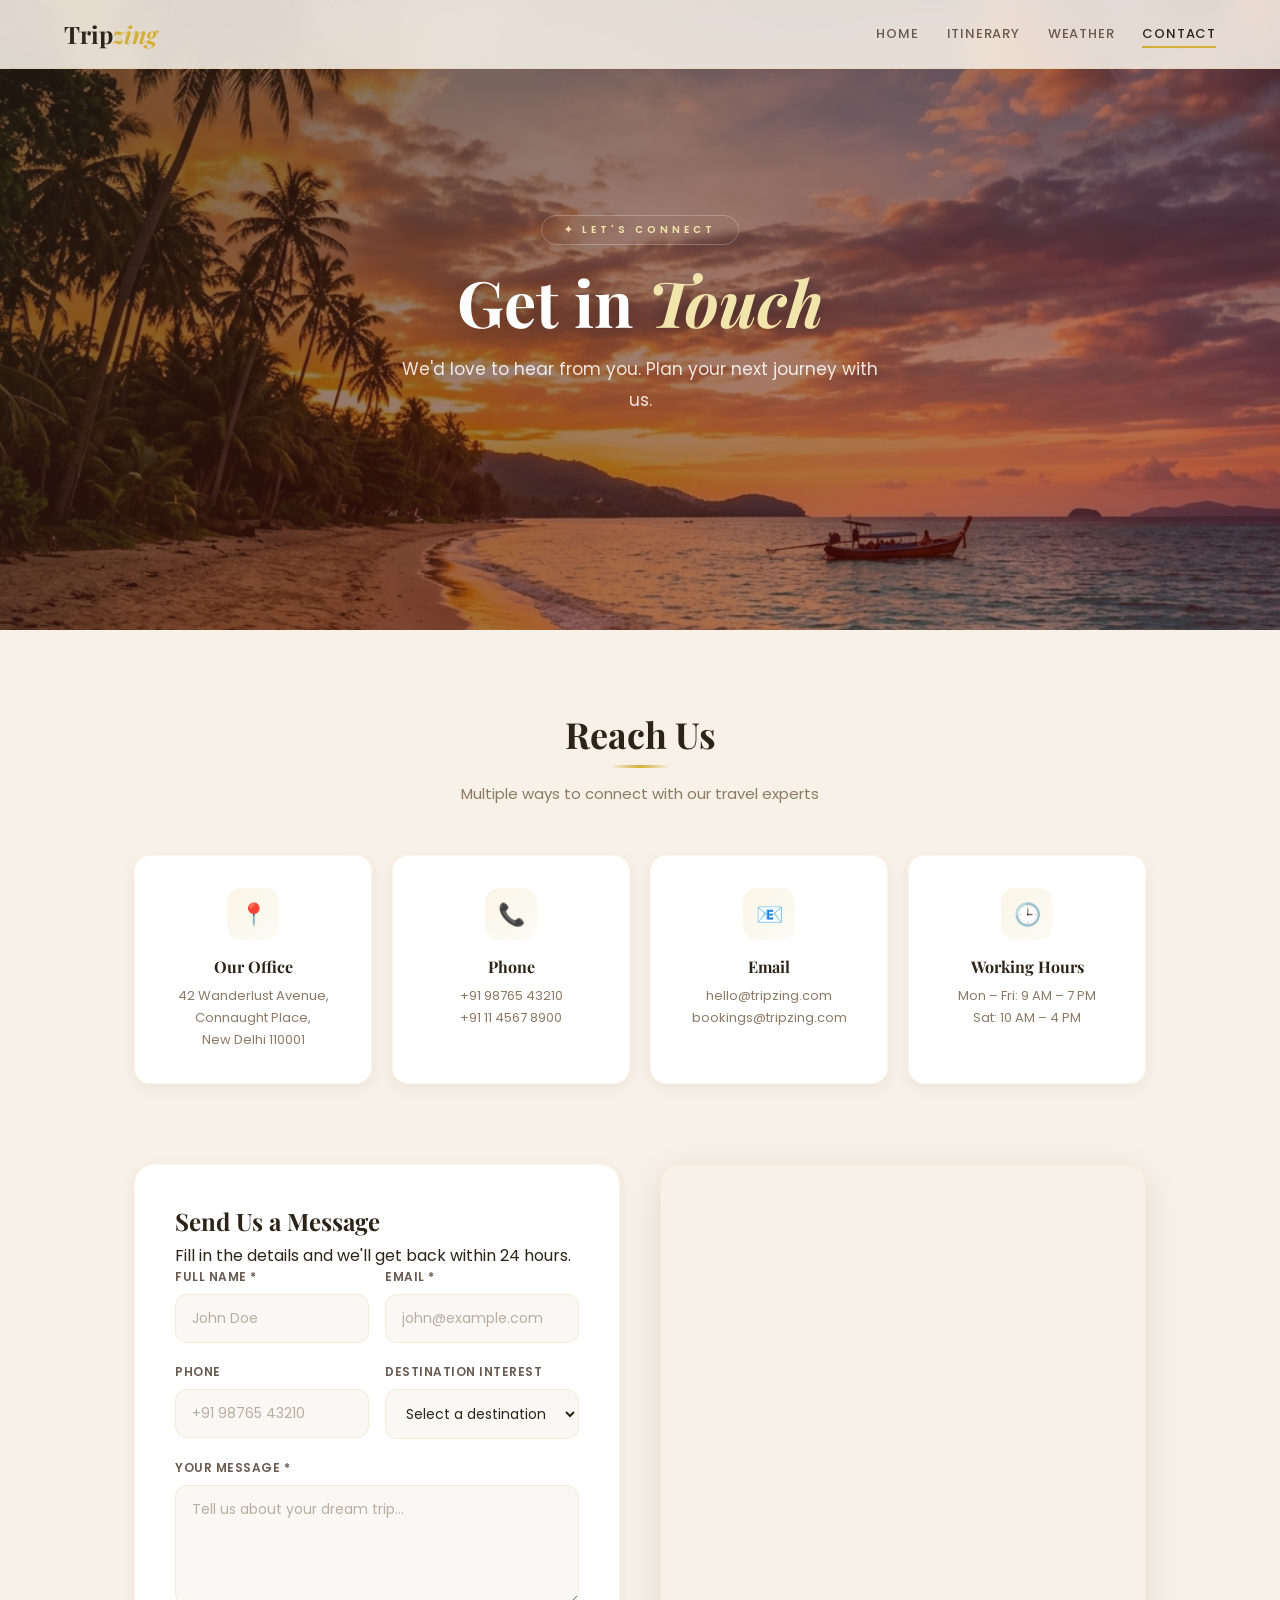
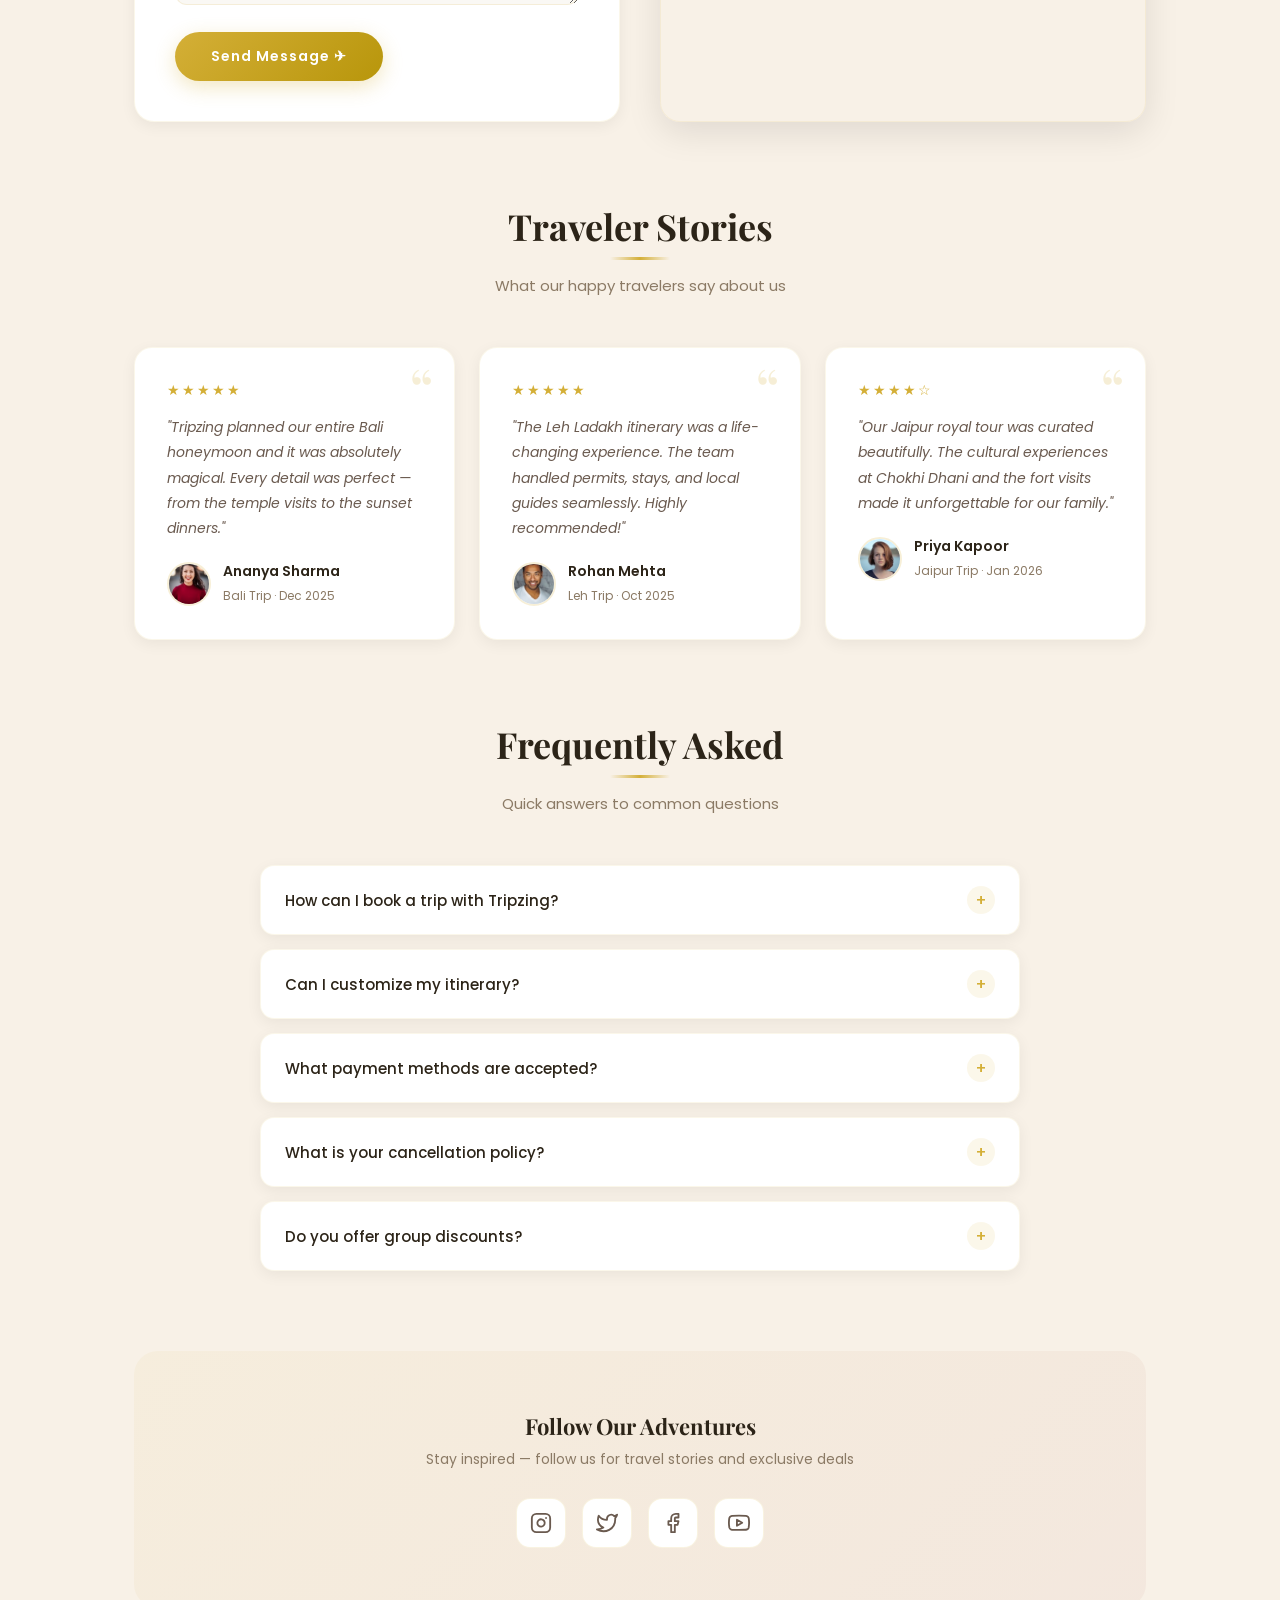
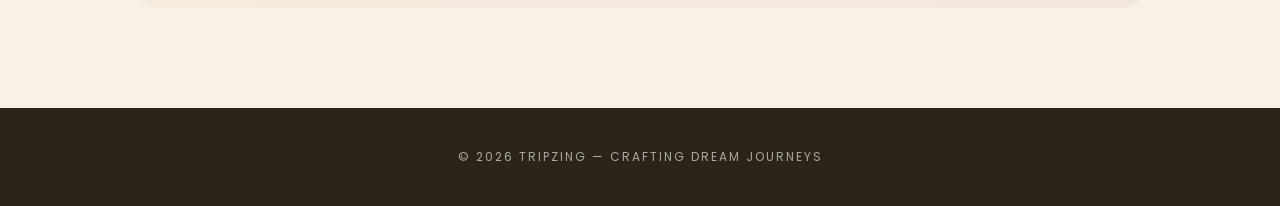
<file: contact.html>
﻿<!DOCTYPE html>
<html lang="en">

<head>
  <meta charset="UTF-8">
  <meta name="viewport" content="width=device-width, initial-scale=1.0">
  <title>Contact Us - Tripzing</title>
  <meta name="description"
    content="Get in touch with Tripzing. Plan your next dream journey with our travel experts. Contact us for bookings, inquiries and custom itineraries.">
  <link rel="preconnect" href="https://fonts.googleapis.com">
  <link rel="preconnect" href="https://fonts.gstatic.com" crossorigin>
  <link
    href="https://fonts.googleapis.com/css2?family=Poppins:wght@300;400;500;600;700&family=Playfair+Display:ital,wght@0,400;0,600;0,700;1,400&display=swap"
    rel="stylesheet">
  <style>
    :root {
      --gold: #d4af37;
      --gold-light: #f1e5ac;
      --gold-dark: #b8960b;
      --beige: #f8f1e7;
      --cream: #faf8f4;
      --maroon: #800000;
      --text-dark: #2c2418;
      --text-muted: #6a5a4f;
      --text-light: #8b7a65;
      --white: #fff;
      --shadow-sm: 0 4px 15px rgba(0, 0, 0, .06);
      --shadow-md: 0 10px 35px rgba(0, 0, 0, .1);
      --shadow-lg: 0 20px 60px rgba(0, 0, 0, .12);
      --transition: all .4s cubic-bezier(.4, 0, .2, 1)
    }

    * {
      margin: 0;
      padding: 0;
      box-sizing: border-box
    }

    html {
      scroll-behavior: smooth
    }

    body {
      font-family: 'Poppins', sans-serif;
      background: var(--beige);
      color: var(--text-dark);
      overflow-x: hidden;
      -webkit-font-smoothing: antialiased
    }

    ::-webkit-scrollbar {
      width: 6px
    }

    ::-webkit-scrollbar-track {
      background: var(--beige)
    }

    ::-webkit-scrollbar-thumb {
      background: var(--gold);
      border-radius: 10px
    }

    .page-loader {
      position: fixed;
      inset: 0;
      background: var(--beige);
      display: flex;
      align-items: center;
      justify-content: center;
      z-index: 9999;
      transition: opacity .6s, visibility .6s
    }

    .page-loader.hide {
      opacity: 0;
      visibility: hidden
    }

    .loader-spinner {
      width: 40px;
      height: 40px;
      border: 3px solid rgba(212, 175, 55, .2);
      border-top-color: var(--gold);
      border-radius: 50%;
      animation: spin 1s linear infinite
    }

    @keyframes spin {
      to {
        transform: rotate(360deg)
      }
    }

    nav {
      position: fixed;
      top: 0;
      width: 100%;
      z-index: 1000;
      display: flex;
      justify-content: space-between;
      align-items: center;
      padding: 18px 5%;
      background: rgba(248, 241, 231, .88);
      backdrop-filter: blur(12px);
      border-bottom: 1px solid rgba(212, 175, 55, .15);
      transition: var(--transition)
    }

    nav.scrolled {
      padding: 12px 5%;
      box-shadow: 0 2px 20px rgba(0, 0, 0, .06)
    }

    .logo {
      font-family: 'Playfair Display', serif;
      font-size: 24px;
      font-weight: 700;
      color: var(--text-dark)
    }

    .logo em {
      color: var(--gold);
      font-style: italic
    }

    .nav-links {
      display: flex;
      gap: 28px
    }

    .nav-links a {
      color: var(--text-muted);
      font-size: 13px;
      text-decoration: none;
      letter-spacing: .8px;
      font-weight: 500;
      text-transform: uppercase;
      transition: var(--transition);
      position: relative
    }

    .nav-links a::after {
      content: '';
      position: absolute;
      bottom: -4px;
      left: 0;
      width: 0;
      height: 2px;
      background: var(--gold);
      transition: var(--transition)
    }

    .nav-links a:hover::after,
    .nav-links a.on::after {
      width: 100%
    }

    .nav-links a:hover,
    .nav-links a.on {
      color: var(--text-dark)
    }

    .hamburger {
      display: none;
      flex-direction: column;
      gap: 5px;
      cursor: pointer;
      z-index: 1001
    }

    .hamburger span {
      width: 24px;
      height: 2px;
      background: var(--text-dark);
      transition: var(--transition)
    }

    .hero {
      position: relative;
      height: 70vh;
      min-height: 450px;
      display: flex;
      align-items: center;
      justify-content: center;
      text-align: center;
      color: var(--white);
      background: url('images/cthero.png') no-repeat center/cover;
      overflow: hidden
    }

    .hero::before {
      content: '';
      position: absolute;
      inset: 0;
      background: linear-gradient(135deg, rgba(44, 36, 24, .65), rgba(128, 0, 0, .45));
      z-index: 1
    }

    .hero-content {
      position: relative;
      z-index: 2;
      max-width: 700px;
      padding: 0 20px
    }

    .hero-label {
      display: inline-block;
      font-size: 10px;
      font-weight: 600;
      letter-spacing: 4px;
      text-transform: uppercase;
      color: var(--gold-light);
      border: 1px solid rgba(255, 255, 255, .25);
      border-radius: 50px;
      padding: 6px 22px;
      margin-bottom: 20px;
      backdrop-filter: blur(4px)
    }

    .hero h1 {
      font-family: 'Playfair Display', serif;
      font-size: clamp(36px, 7vw, 64px);
      font-weight: 700;
      line-height: 1.15;
      margin-bottom: 16px;
      text-shadow: 0 2px 20px rgba(0, 0, 0, .3)
    }

    .hero h1 i {
      color: var(--gold-light);
      font-style: italic
    }

    .hero p {
      font-size: 17px;
      color: rgba(255, 255, 255, .85);
      line-height: 1.8;
      max-width: 500px;
      margin: 0 auto
    }

    .container {
      max-width: 1140px;
      margin: 0 auto;
      padding: 80px 5%
    }

    .sec-head {
      text-align: center;
      margin-bottom: 50px
    }

    .sec-head h2 {
      font-family: 'Playfair Display', serif;
      font-size: clamp(24px, 3.5vw, 36px);
      color: var(--text-dark);
      position: relative;
      display: inline-block;
      margin-bottom: 8px
    }

    .sec-head h2::after {
      content: '';
      position: absolute;
      bottom: -10px;
      left: 50%;
      transform: translateX(-50%);
      width: 60px;
      height: 3px;
      background: linear-gradient(90deg, transparent, var(--gold), transparent)
    }

    .sec-head p {
      color: var(--text-light);
      font-size: 15px;
      margin-top: 16px
    }

    .info-grid {
      display: grid;
      grid-template-columns: repeat(4, 1fr);
      gap: 20px;
      margin-bottom: 80px
    }

    .info-card {
      background: var(--white);
      border-radius: 16px;
      padding: 32px 20px;
      text-align: center;
      border: 1px solid rgba(212, 175, 55, .1);
      box-shadow: var(--shadow-sm);
      transition: var(--transition);
      position: relative;
      overflow: hidden
    }

    .info-card::before {
      content: '';
      position: absolute;
      top: 0;
      left: 0;
      right: 0;
      height: 3px;
      background: linear-gradient(90deg, var(--gold), var(--gold-dark));
      transform: scaleX(0);
      transition: var(--transition)
    }

    .info-card:hover::before {
      transform: scaleX(1)
    }

    .info-card:hover {
      transform: translateY(-6px);
      box-shadow: var(--shadow-md);
      border-color: rgba(212, 175, 55, .25)
    }

    .info-icon {
      width: 52px;
      height: 52px;
      border-radius: 14px;
      background: linear-gradient(135deg, rgba(212, 175, 55, .12), rgba(212, 175, 55, .05));
      display: flex;
      align-items: center;
      justify-content: center;
      font-size: 22px;
      margin: 0 auto 16px
    }

    .info-card h4 {
      font-family: 'Playfair Display', serif;
      font-size: 16px;
      color: var(--text-dark);
      margin-bottom: 8px
    }

    .info-card p {
      font-size: 13px;
      color: var(--text-light);
      line-height: 1.7
    }

    .form-section {
      display: grid;
      grid-template-columns: 1fr 1fr;
      gap: 40px;
      margin-bottom: 80px;
      align-items: start
    }

    .form-card {
      background: var(--white);
      border-radius: 20px;
      padding: 40px;
      border: 1px solid rgba(212, 175, 55, .1);
      box-shadow: var(--shadow-sm)
    }

    .form-card h3 {
      font-family: 'Playfair Display', serif;
      font-size: 24px;
      color: var(--text-dark);
      margin-bottom: 6px
    }

    .form-card>p {
      color: var(--text-light);
      font-size: 14px;
      margin-bottom: 28px
    }

    .form-group {
      margin-bottom: 20px;
      position: relative
    }

    .form-group label {
      display: block;
      font-size: 12px;
      font-weight: 600;
      color: var(--text-muted);
      letter-spacing: .5px;
      text-transform: uppercase;
      margin-bottom: 8px
    }

    .form-group input,
    .form-group select,
    .form-group textarea {
      width: 100%;
      padding: 13px 16px;
      border: 1.5px solid rgba(212, 175, 55, .15);
      border-radius: 12px;
      font-family: 'Poppins', sans-serif;
      font-size: 14px;
      color: var(--text-dark);
      background: var(--cream);
      transition: var(--transition);
      outline: none
    }

    .form-group input:focus,
    .form-group select:focus,
    .form-group textarea:focus {
      border-color: var(--gold);
      box-shadow: 0 0 0 4px rgba(212, 175, 55, .1);
      background: var(--white)
    }

    .form-group textarea {
      resize: vertical;
      min-height: 120px
    }

    .form-group input::placeholder,
    .form-group textarea::placeholder {
      color: #b8ada0
    }

    .form-row {
      display: grid;
      grid-template-columns: 1fr 1fr;
      gap: 16px
    }

    .btn-submit {
      display: inline-flex;
      align-items: center;
      gap: 8px;
      padding: 14px 36px;
      background: linear-gradient(135deg, var(--gold), var(--gold-dark));
      color: var(--white);
      border: none;
      border-radius: 50px;
      font-family: 'Poppins', sans-serif;
      font-size: 14px;
      font-weight: 600;
      letter-spacing: 1px;
      cursor: pointer;
      transition: var(--transition);
      box-shadow: 0 6px 20px rgba(212, 175, 55, .3)
    }

    .btn-submit:hover {
      transform: translateY(-3px);
      box-shadow: 0 10px 30px rgba(212, 175, 55, .4);
      filter: brightness(1.05)
    }

    .btn-submit:active {
      transform: translateY(0)
    }

    .success-msg {
      display: none;
      text-align: center;
      padding: 30px;
      animation: fadeUp .5s ease
    }

    .success-msg.show {
      display: block
    }

    .success-msg .check {
      width: 60px;
      height: 60px;
      border-radius: 50%;
      background: linear-gradient(135deg, #7a9e7e, #5a8a5e);
      color: #fff;
      font-size: 28px;
      display: flex;
      align-items: center;
      justify-content: center;
      margin: 0 auto 16px
    }

    .success-msg h4 {
      font-family: 'Playfair Display', serif;
      font-size: 20px;
      color: var(--text-dark);
      margin-bottom: 8px
    }

    .success-msg p {
      color: var(--text-light);
      font-size: 14px
    }

    .map-wrapper {
      border-radius: 20px;
      overflow: hidden;
      box-shadow: var(--shadow-md);
      border: 1px solid rgba(212, 175, 55, .1);
      height: 100%
    }

    .map-wrapper iframe {
      width: 100%;
      height: 100%;
      min-height: 400px;
      border: none
    }

    .testimonial-grid {
      display: grid;
      grid-template-columns: repeat(3, 1fr);
      gap: 24px;
      margin-bottom: 80px
    }

    .testimonial {
      background: var(--white);
      border-radius: 18px;
      padding: 32px;
      border: 1px solid rgba(212, 175, 55, .1);
      box-shadow: var(--shadow-sm);
      transition: var(--transition);
      position: relative
    }

    .testimonial:hover {
      transform: translateY(-5px);
      box-shadow: var(--shadow-md)
    }

    .testimonial::before {
      content: '\201C';
      font-family: 'Playfair Display', serif;
      font-size: 60px;
      color: var(--gold);
      opacity: .2;
      position: absolute;
      top: 10px;
      right: 20px;
      line-height: 1
    }

    .stars {
      color: var(--gold);
      font-size: 14px;
      letter-spacing: 2px;
      margin-bottom: 14px
    }

    .testimonial blockquote {
      font-size: 14px;
      color: var(--text-muted);
      line-height: 1.8;
      font-style: italic;
      margin-bottom: 20px
    }

    .reviewer {
      display: flex;
      align-items: center;
      gap: 12px
    }

    .reviewer img {
      width: 44px;
      height: 44px;
      border-radius: 50%;
      object-fit: cover;
      border: 2px solid rgba(212, 175, 55, .2)
    }

    .reviewer-info h5 {
      font-size: 14px;
      color: var(--text-dark);
      font-weight: 600
    }

    .reviewer-info span {
      font-size: 12px;
      color: var(--text-light)
    }

    .faq-list {
      max-width: 760px;
      margin: 0 auto 80px
    }

    .faq-item {
      background: var(--white);
      border-radius: 14px;
      margin-bottom: 14px;
      border: 1px solid rgba(212, 175, 55, .1);
      box-shadow: var(--shadow-sm);
      overflow: hidden;
      transition: var(--transition)
    }

    .faq-item:hover {
      border-color: rgba(212, 175, 55, .25)
    }

    .faq-item.active {
      border-color: rgba(212, 175, 55, .3)
    }

    .faq-q {
      padding: 20px 24px;
      display: flex;
      justify-content: space-between;
      align-items: center;
      cursor: pointer;
      font-weight: 500;
      font-size: 15px;
      color: var(--text-dark);
      transition: var(--transition)
    }

    .faq-q:hover {
      color: var(--gold-dark)
    }

    .faq-q .icon {
      width: 28px;
      height: 28px;
      border-radius: 50%;
      background: rgba(212, 175, 55, .1);
      display: flex;
      align-items: center;
      justify-content: center;
      font-size: 16px;
      color: var(--gold);
      transition: var(--transition);
      flex-shrink: 0
    }

    .faq-item.active .faq-q .icon {
      transform: rotate(45deg);
      background: var(--gold);
      color: #fff
    }

    .faq-a {
      max-height: 0;
      overflow: hidden;
      transition: max-height .4s ease, padding .4s ease
    }

    .faq-item.active .faq-a {
      max-height: 200px;
      padding: 0 24px 20px
    }

    .faq-a p {
      font-size: 14px;
      color: var(--text-light);
      line-height: 1.8
    }

    .social-section {
      text-align: center;
      padding: 60px 20px;
      background: linear-gradient(135deg, rgba(212, 175, 55, .06), rgba(128, 0, 0, .04));
      border-radius: 24px;
      margin-bottom: 20px
    }

    .social-section h3 {
      font-family: 'Playfair Display', serif;
      font-size: 22px;
      color: var(--text-dark);
      margin-bottom: 8px
    }

    .social-section>p {
      color: var(--text-light);
      font-size: 14px;
      margin-bottom: 28px
    }

    .social-icons {
      display: flex;
      justify-content: center;
      gap: 16px
    }

    .social-icon {
      width: 50px;
      height: 50px;
      border-radius: 14px;
      background: var(--white);
      border: 1px solid rgba(212, 175, 55, .15);
      display: flex;
      align-items: center;
      justify-content: center;
      font-size: 20px;
      transition: var(--transition);
      cursor: pointer;
      text-decoration: none;
      color: var(--text-muted)
    }

    .social-icon:hover {
      transform: translateY(-4px) scale(1.05);
      box-shadow: var(--shadow-md);
      background: var(--gold);
      color: #fff;
      border-color: var(--gold)
    }

    footer {
      background: var(--text-dark);
      color: rgba(255, 255, 255, .6);
      text-align: center;
      padding: 40px 20px
    }

    footer p {
      font-size: 12px;
      letter-spacing: 2px;
      text-transform: uppercase
    }

    .reveal {
      opacity: 0;
      transform: translateY(25px);
      transition: opacity .7s ease, transform .7s ease
    }

    .reveal.visible {
      opacity: 1;
      transform: translateY(0)
    }

    @keyframes fadeUp {
      from {
        opacity: 0;
        transform: translateY(20px)
      }

      to {
        opacity: 1;
        transform: translateY(0)
      }
    }

    @media(max-width:968px) {
      .info-grid {
        grid-template-columns: repeat(2, 1fr)
      }

      .form-section {
        grid-template-columns: 1fr
      }

      .testimonial-grid {
        grid-template-columns: 1fr
      }

      .map-wrapper iframe {
        min-height: 350px
      }
    }

    @media(max-width:640px) {
      .hamburger {
        display: flex
      }

      .nav-links {
        position: fixed;
        top: 0;
        right: -100%;
        width: 70%;
        height: 100vh;
        flex-direction: column;
        background: var(--beige);
        padding: 80px 30px;
        gap: 20px;
        transition: var(--transition);
        box-shadow: var(--shadow-lg)
      }

      .nav-links.open {
        right: 0
      }

      .info-grid {
        grid-template-columns: 1fr
      }

      .form-row {
        grid-template-columns: 1fr
      }

      .hero {
        height: 55vh;
        min-height: 350px
      }

      .hero h1 {
        font-size: 32px
      }

      .container {
        padding: 50px 16px
      }

      .form-card {
        padding: 28px 20px
      }

      .testimonial-grid {
        gap: 16px
      }
    }
  </style>
</head>

<body>
  <div class="page-loader" id="pageLoader">
    <div class="loader-spinner"></div>
  </div>

  <nav id="navbar">
    <div class="logo">Trip<em>zing</em></div>
    <div class="nav-links" id="navLinks">
      <a href="index.html">Home</a>
      <a href="itinerary.html">Itinerary</a>
      <a href="weather.html">Weather</a>
      <a href="contact.html" class="on">Contact</a>
    </div>
    <div class="hamburger" id="hamburger" onclick="document.getElementById('navLinks').classList.toggle('open')">
      <span></span><span></span><span></span>
    </div>
  </nav>

  <header class="hero">
    <div class="hero-content">
      <span class="hero-label reveal">✦ Let's Connect</span>
      <h1 class="reveal">Get in <i>Touch</i></h1>
      <p class="reveal">We'd love to hear from you. Plan your next journey with us.</p>
    </div>
  </header>

  <div class="container">

    <section class="reveal">
      <div class="sec-head">
        <h2>Reach Us</h2>
        <p>Multiple ways to connect with our travel experts</p>
      </div>
      <div class="info-grid">
        <div class="info-card">
          <div class="info-icon">📍</div>
          <h4>Our Office</h4>
          <p>42 Wanderlust Avenue,<br>Connaught Place,<br>New Delhi 110001</p>
        </div>
        <div class="info-card">
          <div class="info-icon">📞</div>
          <h4>Phone</h4>
          <p>+91 98765 43210<br>+91 11 4567 8900</p>
        </div>
        <div class="info-card">
          <div class="info-icon">📧</div>
          <h4>Email</h4>
          <p>hello@tripzing.com<br>bookings@tripzing.com</p>
        </div>
        <div class="info-card">
          <div class="info-icon">🕒</div>
          <h4>Working Hours</h4>
          <p>Mon – Fri: 9 AM – 7 PM<br>Sat: 10 AM – 4 PM</p>
        </div>
      </div>
    </section>

    <section class="form-section reveal">
      <div class="form-card">
        <div id="formContent">
          <h3>Send Us a Message</h3>
          <p>Fill in the details and we'll get back within 24 hours.</p>
          <form id="contactForm" onsubmit="return handleSubmit(event)">
            <div class="form-row">
              <div class="form-group">
                <label for="name">Full Name *</label>
                <input type="text" id="name" placeholder="John Doe" required>
              </div>
              <div class="form-group">
                <label for="email">Email *</label>
                <input type="email" id="email" placeholder="john@example.com" required>
              </div>
            </div>
            <div class="form-row">
              <div class="form-group">
                <label for="phone">Phone</label>
                <input type="tel" id="phone" placeholder="+91 98765 43210">
              </div>
              <div class="form-group">
                <label for="destination">Destination Interest</label>
                <select id="destination">
                  <option value="">Select a destination</option>
                  <option value="leh">Leh Ladakh</option>
                  <option value="bali">Bali, Indonesia</option>
                  <option value="jaipur">Jaipur, India</option>
                  <option value="gangtok">Gangtok, Sikkim</option>
                  <option value="dubai">Dubai, UAE</option>
                  <option value="japan">Japan</option>
                  <option value="italy">Italy</option>
                  <option value="netherlands">Netherlands</option>
                  <option value="ooty">Ooty, India</option>
                  <option value="lakshadweep">Lakshadweep</option>
                  <option value="other">Other</option>
                </select>
              </div>
            </div>
            <div class="form-group">
              <label for="message">Your Message *</label>
              <textarea id="message" placeholder="Tell us about your dream trip..." required></textarea>
            </div>
            <button type="submit" class="btn-submit">Send Message ✈</button>
          </form>
        </div>
        <div class="success-msg" id="successMsg">
          <div class="check">✓</div>
          <h4>Message Sent Successfully!</h4>
          <p>Thank you for reaching out. Our travel experts will get back to you within 24 hours.</p>
        </div>
      </div>

      <div class="map-wrapper">
        <iframe src="https://www.google.com/maps?q=South+Asian+University,+New+Delhi&output=embed" width="100%"
          height="400" style="border:0;" allowfullscreen="" loading="lazy"
          referrerpolicy="no-referrer-when-downgrade"></iframe>
      </div>
    </section>

    <section class="reveal">
      <div class="sec-head">
        <h2>Traveler Stories</h2>
        <p>What our happy travelers say about us</p>
      </div>
      <div class="testimonial-grid">
        <div class="testimonial">
          <div class="stars">★★★★★</div>
          <blockquote>"Tripzing planned our entire Bali honeymoon and it was absolutely magical. Every detail was
            perfect — from the temple visits to the sunset dinners."</blockquote>
          <div class="reviewer">
            <img src="images/ananya.jpg" alt="Ananya S."
              onerror="this.style.background='linear-gradient(135deg,#d4af37,#b8960b)';this.alt='AS'">
            <div class="reviewer-info">
              <h5>Ananya Sharma</h5>
              <span>Bali Trip · Dec 2025</span>
            </div>
          </div>
        </div>
        <div class="testimonial">
          <div class="stars">★★★★★</div>
          <blockquote>"The Leh Ladakh itinerary was a life-changing experience. The team handled permits, stays, and
            local guides seamlessly. Highly recommended!"</blockquote>
          <div class="reviewer">
            <img src="images/rohan.jpg" alt="Rohan M."
              onerror="this.style.background='linear-gradient(135deg,#d4af37,#b8960b)';this.alt='RM'">
            <div class="reviewer-info">
              <h5>Rohan Mehta</h5>
              <span>Leh Trip · Oct 2025</span>
            </div>
          </div>
        </div>
        <div class="testimonial">
          <div class="stars">★★★★☆</div>
          <blockquote>"Our Jaipur royal tour was curated beautifully. The cultural experiences at Chokhi Dhani and the
            fort visits made it unforgettable for our family."</blockquote>
          <div class="reviewer">
            <img src="images/priya.jpg" alt="Priya K."
              onerror="this.style.background='linear-gradient(135deg,#d4af37,#b8960b)';this.alt='PK'">
            <div class="reviewer-info">
              <h5>Priya Kapoor</h5>
              <span>Jaipur Trip · Jan 2026</span>
            </div>
          </div>
        </div>
      </div>
    </section>

    <section class="reveal">
      <div class="sec-head">
        <h2>Frequently Asked</h2>
        <p>Quick answers to common questions</p>
      </div>
      <div class="faq-list">
        <div class="faq-item">
          <div class="faq-q" onclick="toggleFaq(this)">
            <span>How can I book a trip with Tripzing?</span>
            <span class="icon">+</span>
          </div>
          <div class="faq-a">
            <p>You can book through our website by filling out the contact form, calling us directly, or emailing us at
              bookings@tripzing.com. Our travel experts will curate a personalized itinerary based on your preferences
              and budget.</p>
          </div>
        </div>
        <div class="faq-item">
          <div class="faq-q" onclick="toggleFaq(this)">
            <span>Can I customize my itinerary?</span>
            <span class="icon">+</span>
          </div>
          <div class="faq-a">
            <p>Absolutely! Every itinerary we create is fully customizable. Whether you want to add extra days, swap
              activities, or include special experiences — just let us know and we'll tailor it perfectly for you.</p>
          </div>
        </div>
        <div class="faq-item">
          <div class="faq-q" onclick="toggleFaq(this)">
            <span>What payment methods are accepted?</span>
            <span class="icon">+</span>
          </div>
          <div class="faq-a">
            <p>We accept credit/debit cards, net banking, UPI payments, and bank transfers. For international bookings,
              we also support PayPal and wire transfers. EMI options are available for select packages.</p>
          </div>
        </div>
        <div class="faq-item">
          <div class="faq-q" onclick="toggleFaq(this)">
            <span>What is your cancellation policy?</span>
            <span class="icon">+</span>
          </div>
          <div class="faq-a">
            <p>Free cancellation is available up to 30 days before departure. Between 15–30 days, a 25% fee applies.
              Within 15 days, a 50% fee applies. Travel insurance is recommended for added flexibility.</p>
          </div>
        </div>
        <div class="faq-item">
          <div class="faq-q" onclick="toggleFaq(this)">
            <span>Do you offer group discounts?</span>
            <span class="icon">+</span>
          </div>
          <div class="faq-a">
            <p>Yes! Groups of 5 or more travelers receive special discounts ranging from 10–20% depending on the
              destination. Contact us for a custom group quote.</p>
          </div>
        </div>
      </div>
    </section>

    <section class="social-section reveal">
      <h3>Follow Our Adventures</h3>
      <p>Stay inspired — follow us for travel stories and exclusive deals</p>
      <div class="social-icons">
        <a href="#" class="social-icon" aria-label="Instagram" title="Instagram">
          <svg width="22" height="22" viewBox="0 0 24 24" fill="none" stroke="currentColor" stroke-width="2"
            stroke-linecap="round" stroke-linejoin="round">
            <rect x="2" y="2" width="20" height="20" rx="5" ry="5" />
            <path d="M16 11.37A4 4 0 1 1 12.63 8 4 4 0 0 1 16 11.37z" />
            <line x1="17.5" y1="6.5" x2="17.51" y2="6.5" />
          </svg>
        </a>
        <a href="#" class="social-icon" aria-label="Twitter" title="Twitter">
          <svg width="22" height="22" viewBox="0 0 24 24" fill="none" stroke="currentColor" stroke-width="2"
            stroke-linecap="round" stroke-linejoin="round">
            <path
              d="M23 3a10.9 10.9 0 0 1-3.14 1.53 4.48 4.48 0 0 0-7.86 3v1A10.66 10.66 0 0 1 3 4s-4 9 5 13a11.64 11.64 0 0 1-7 2c9 5 20 0 20-11.5a4.5 4.5 0 0 0-.08-.83A7.72 7.72 0 0 0 23 3z" />
          </svg>
        </a>
        <a href="#" class="social-icon" aria-label="Facebook" title="Facebook">
          <svg width="22" height="22" viewBox="0 0 24 24" fill="none" stroke="currentColor" stroke-width="2"
            stroke-linecap="round" stroke-linejoin="round">
            <path d="M18 2h-3a5 5 0 0 0-5 5v3H7v4h3v8h4v-8h3l1-4h-4V7a1 1 0 0 1 1-1h3z" />
          </svg>
        </a>
        <a href="#" class="social-icon" aria-label="YouTube" title="YouTube">
          <svg width="22" height="22" viewBox="0 0 24 24" fill="none" stroke="currentColor" stroke-width="2"
            stroke-linecap="round" stroke-linejoin="round">
            <path
              d="M22.54 6.42a2.78 2.78 0 0 0-1.94-2C18.88 4 12 4 12 4s-6.88 0-8.6.46a2.78 2.78 0 0 0-1.94 2A29 29 0 0 0 1 11.75a29 29 0 0 0 .46 5.33A2.78 2.78 0 0 0 3.4 19.1c1.72.46 8.6.46 8.6.46s6.88 0 8.6-.46a2.78 2.78 0 0 0 1.94-2 29 29 0 0 0 .46-5.25 29 29 0 0 0-.46-5.43z" />
            <polygon points="9.75 15.02 15.5 11.75 9.75 8.48 9.75 15.02" />
          </svg>
        </a>
      </div>
    </section>

  </div>

  <footer>
    <p>&copy; 2026 Tripzing — Crafting Dream Journeys</p>
  </footer>

  <script>
    window.addEventListener('load', () => {
      setTimeout(() => document.getElementById('pageLoader').classList.add('hide'), 600);
    });

    window.addEventListener('scroll', () => {
      document.getElementById('navbar').classList.toggle('scrolled', window.scrollY > 50);
    });

    const revealEls = document.querySelectorAll('.reveal');
    const revealObserver = new IntersectionObserver((entries) => {
      entries.forEach((e, i) => {
        if (e.isIntersecting) {
          setTimeout(() => e.target.classList.add('visible'), i * 100);
          revealObserver.unobserve(e.target);
        }
      });
    }, { threshold: 0.15 });
    revealEls.forEach(el => revealObserver.observe(el));

    function toggleFaq(el) {
      const item = el.parentElement;
      const wasActive = item.classList.contains('active');
      document.querySelectorAll('.faq-item').forEach(f => f.classList.remove('active'));
      if (!wasActive) item.classList.add('active');
    }

    function handleSubmit(e) {
      e.preventDefault();
      const form = document.getElementById('formContent');
      const success = document.getElementById('successMsg');
      form.style.opacity = '0';
      form.style.transform = 'translateY(-10px)';
      setTimeout(() => {
        form.style.display = 'none';
        success.classList.add('show');
      }, 300);
      return false;
    }

    document.querySelectorAll('.nav-links a').forEach(a => {
      a.addEventListener('click', () => document.getElementById('navLinks').classList.remove('open'));
    });
  </script>
</body>

</html>
</file>
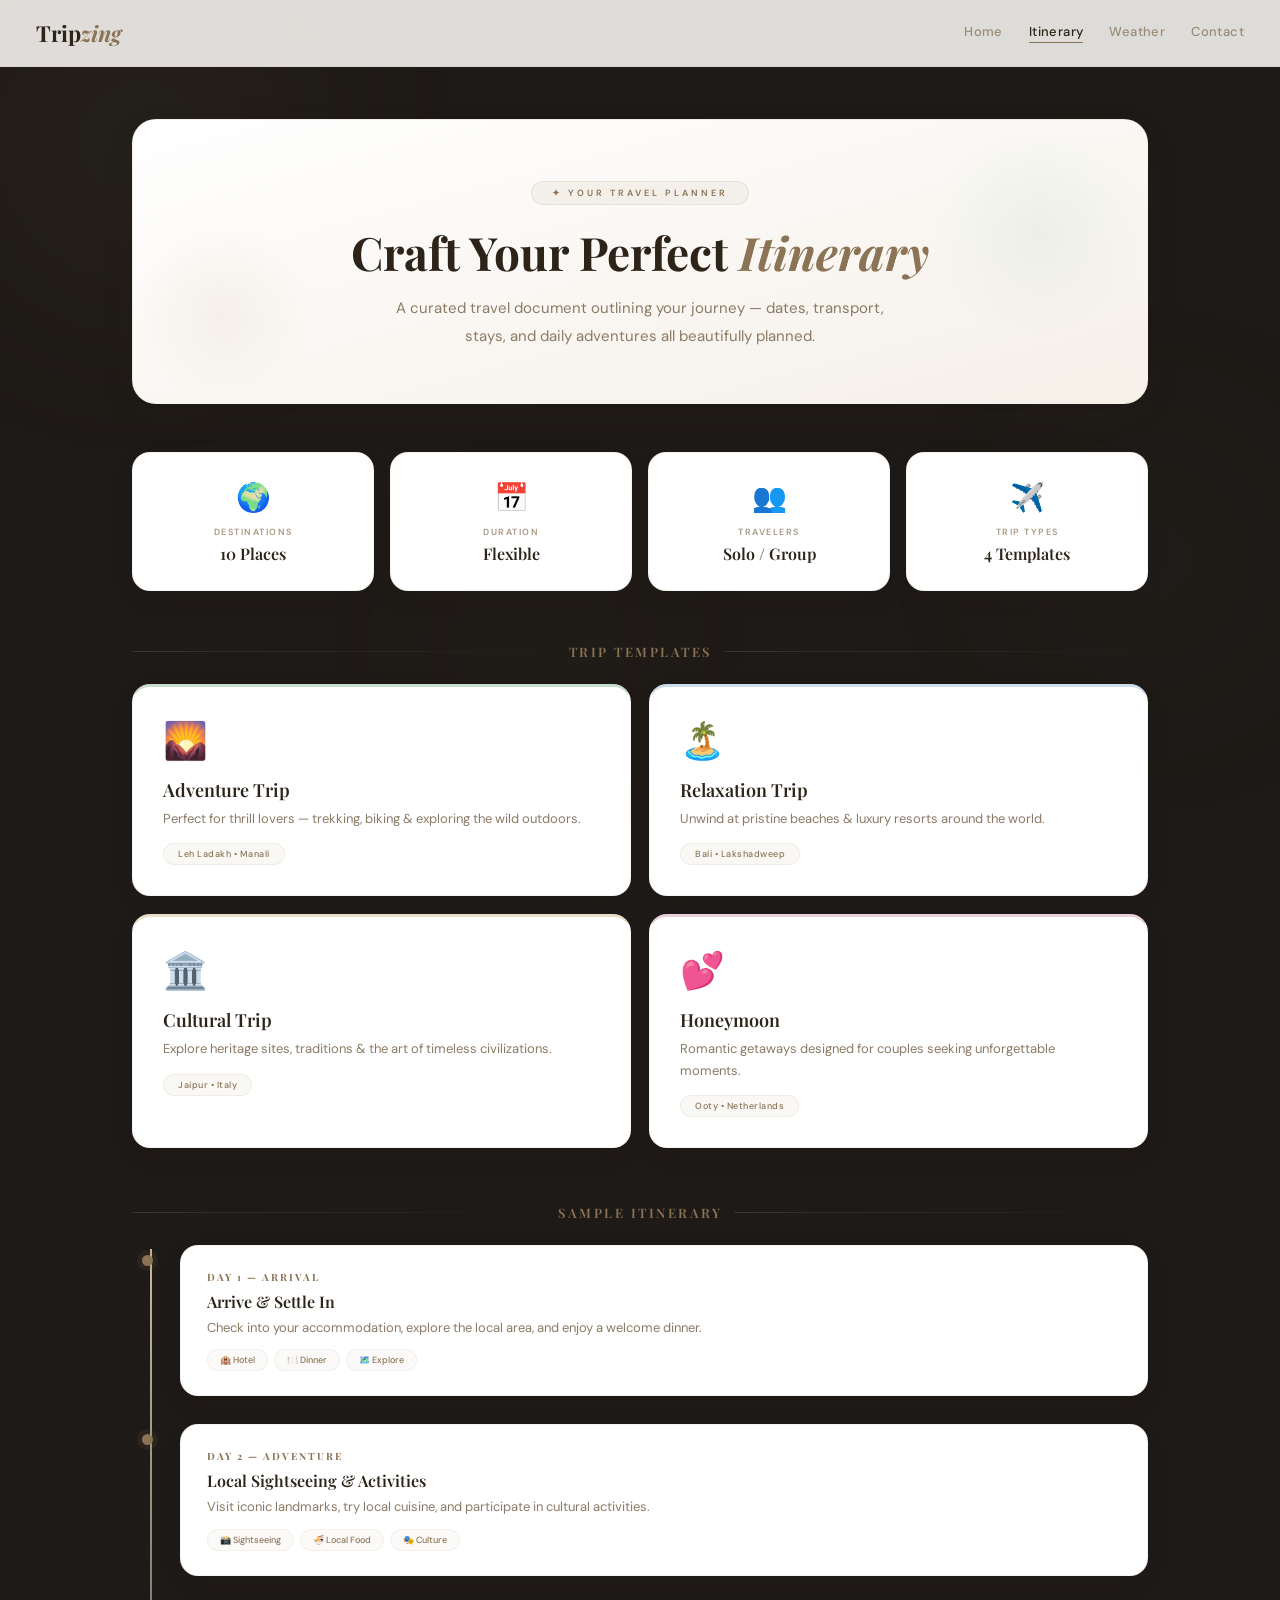
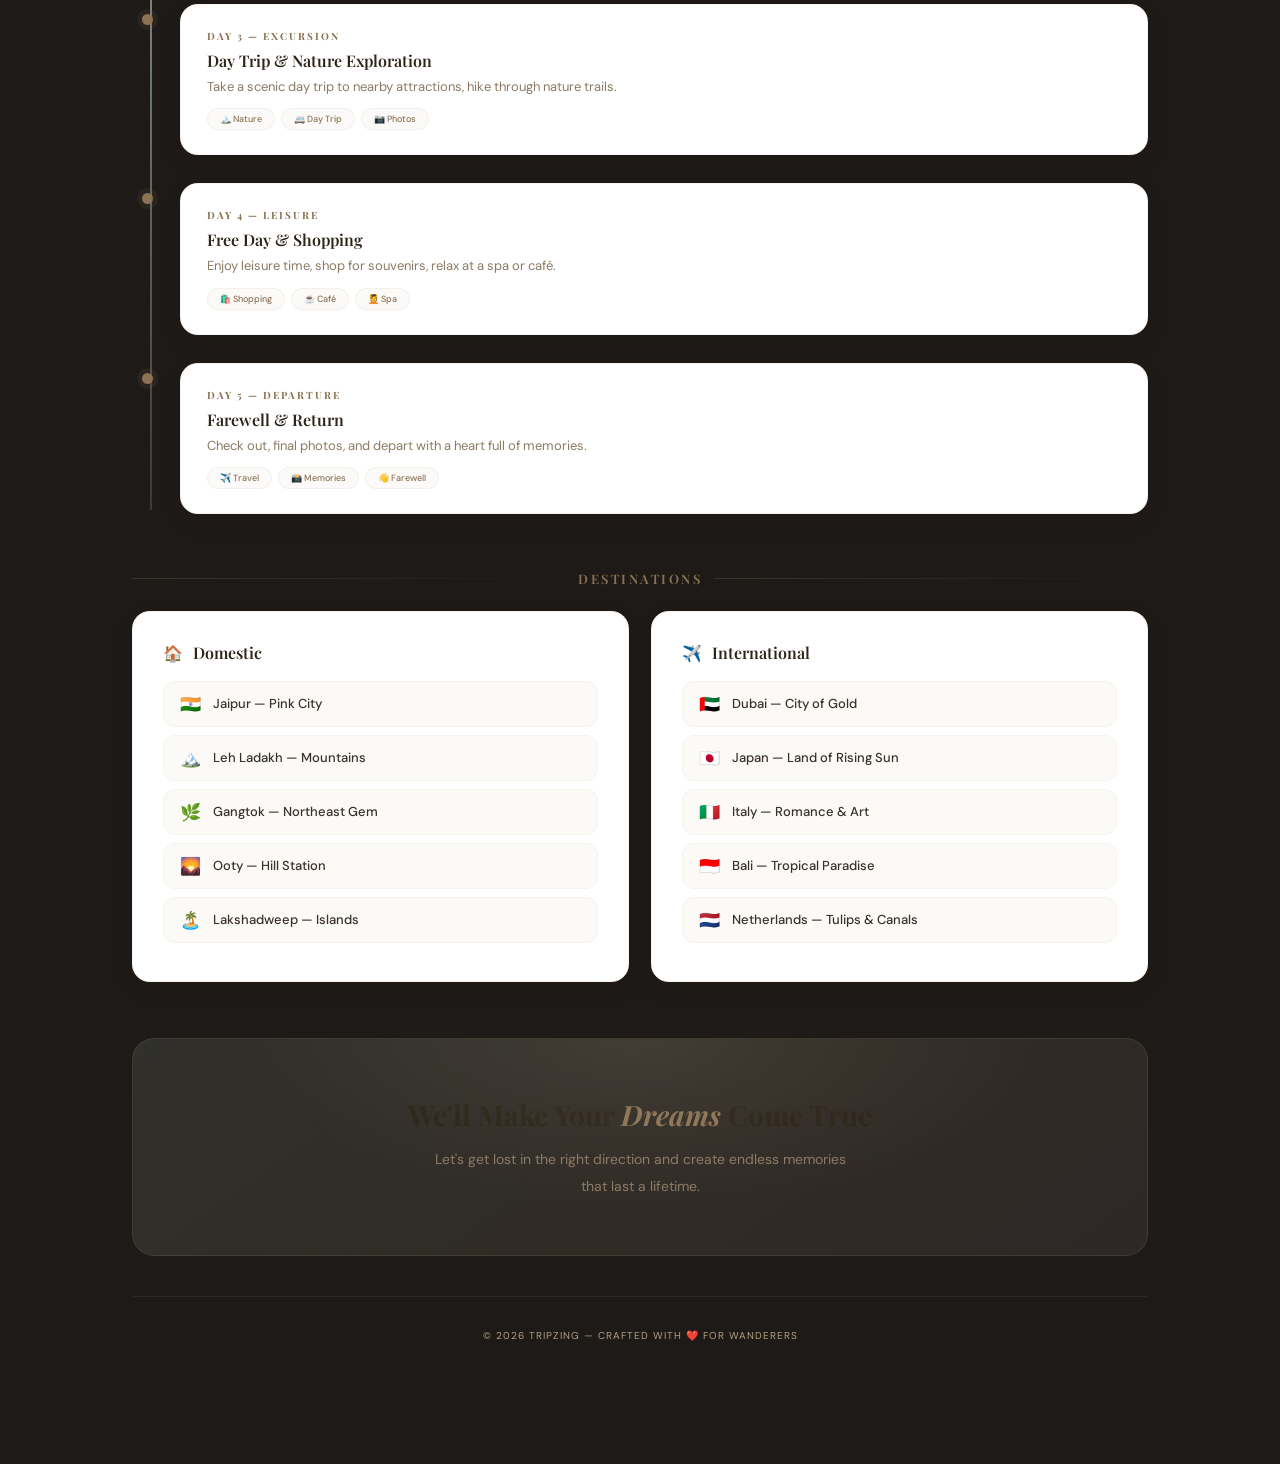
<file: itinerary.html>
<!DOCTYPE html>
<html lang="en">

<head>
  <meta charset="UTF-8">
  <meta name="viewport" content="width=device-width, initial-scale=1.0">
  <title>Itinerary - Tripzing</title>
  <meta name="description"
    content="Plan your perfect travel itinerary with Tripzing. Explore curated trip templates for adventure, relaxation, cultural and honeymoon trips.">
  <link rel="preconnect" href="https://fonts.googleapis.com">
  <link rel="preconnect" href="https://fonts.gstatic.com" crossorigin>
  <link
    href="https://fonts.googleapis.com/css2?family=DM+Sans:wght@300;400;500;600&family=Playfair+Display:ital,wght@0,400;0,600;0,700;1,400&display=swap"
    rel="stylesheet">
  <style>
    :root {
      --cream: #1E1A17;
      --warm-white: #F0EAE0;
      --gold: #C8A96A;
      --gold-light: #E0CDA5;
      --gold-dark: #A67C52;
      --brown: #F0EAE0;
      --brown-mid: #B8ADA0;
      --brown-light: #8A7E72;
      --charcoal: #F0EAE0;
      --sage: #7A9E7E;
      --muted: #9C9084;
      --mauve: #C8A96A;
      --mauve-light: #E0CDA5;
      --section-alt: #24201C;
      --card-bg: #2E2822;
    }

    * {
      margin: 0;
      padding: 0;
      box-sizing: border-box
    }

    body {
      font-family: 'DM Sans', sans-serif;
      background: var(--cream);
      color: var(--muted);
      overflow-x: hidden;
      -webkit-font-smoothing: antialiased
    }

    ::-webkit-scrollbar {
      width: 5px
    }

    ::-webkit-scrollbar-track {
      background: var(--cream)
    }

    ::-webkit-scrollbar-thumb {
      background: var(--gold);
      border-radius: 4px
    }

    .bg-orb {
      position: fixed;
      border-radius: 50%;
      filter: blur(110px);
      pointer-events: none;
      z-index: 0;
      opacity: .3
    }

    .orb1 {
      width: 520px;
      height: 520px;
      background: radial-gradient(circle, rgba(200, 169, 106, .25), transparent 70%);
      top: -120px;
      left: -120px;
      animation: drift1 22s ease-in-out infinite
    }

    .orb2 {
      width: 420px;
      height: 420px;
      background: radial-gradient(circle, rgba(122, 158, 126, .2), transparent 70%);
      top: 350px;
      right: -80px;
      animation: drift2 26s ease-in-out infinite
    }

    .orb3 {
      width: 360px;
      height: 360px;
      background: radial-gradient(circle, rgba(200, 169, 106, .15), transparent 70%);
      bottom: 80px;
      left: 28%;
      animation: drift3 20s ease-in-out infinite
    }

    @keyframes drift1 {

      0%,
      100% {
        transform: translate(0, 0)
      }

      40% {
        transform: translate(25px, 18px)
      }

      80% {
        transform: translate(-12px, 30px)
      }
    }

    @keyframes drift2 {

      0%,
      100% {
        transform: translate(0, 0)
      }

      50% {
        transform: translate(-25px, -15px)
      }
    }

    @keyframes drift3 {

      0%,
      100% {
        transform: translate(0, 0)
      }

      50% {
        transform: translate(18px, -22px)
      }
    }

    .page-wrap {
      min-height: 100vh;
      position: relative
    }

    nav {
      position: sticky;
      top: 0;
      z-index: 50;
      display: flex;
      justify-content: space-between;
      align-items: center;
      padding: 18px 36px;
      background: rgba(250, 248, 244, .88);
      backdrop-filter: blur(14px);
      border-bottom: 1px solid rgba(180, 160, 130, .1);
      animation: slideDown .5s ease both
    }

    @keyframes slideDown {
      from {
        transform: translateY(-18px);
        opacity: 0
      }

      to {
        transform: translateY(0);
        opacity: 1
      }
    }

    .logo {
      font-family: 'Playfair Display', serif;
      font-size: 22px;
      font-weight: 700;
      color: #2c2418
    }

    .logo em {
      color: #8b7355;
      font-style: italic
    }

    .nav-links {
      display: flex;
      gap: 26px
    }

    .nav-links a {
      color: #9a8b78;
      font-size: 13px;
      text-decoration: none;
      letter-spacing: .4px;
      font-weight: 500;
      transition: color .25s
    }

    .nav-links a:hover,
    .nav-links a.on {
      color: #2c2418
    }

    .nav-links a.on {
      border-bottom: 1.5px solid #8b7355;
      padding-bottom: 2px
    }

    .content {
      position: relative;
      z-index: 5;
      max-width: 1080px;
      margin: 0 auto;
      padding: 52px 32px 90px
    }

    @keyframes fadeUp {
      from {
        opacity: 0;
        transform: translateY(22px)
      }

      to {
        opacity: 1;
        transform: translateY(0)
      }
    }

    @keyframes fadeIn {
      from {
        opacity: 0
      }

      to {
        opacity: 1
      }
    }

    @keyframes gentleFloat {

      0%,
      100% {
        transform: translateY(0)
      }

      50% {
        transform: translateY(-5px)
      }
    }

    .paper {
      background: #fff;
      border: 1px solid rgba(180, 160, 130, .12);
      border-radius: 18px;
      box-shadow: 0 1px 3px rgba(60, 45, 25, .04), 0 8px 28px rgba(60, 45, 25, .05)
    }

    .hero {
      text-align: center;
      padding: 60px 40px 52px;
      margin-bottom: 48px;
      background: linear-gradient(165deg, #fff 0%, #f5f0e8 100%);
      border-radius: 24px;
      border: 1px solid rgba(180, 160, 130, .1);
      box-shadow: 0 2px 6px rgba(60, 45, 25, .04), 0 12px 40px rgba(60, 45, 25, .06);
      position: relative;
      overflow: hidden;
      animation: fadeUp .7s ease both
    }

    .hero::before {
      content: '';
      position: absolute;
      top: 0;
      right: 0;
      width: 220px;
      height: 220px;
      background: radial-gradient(circle, rgba(186, 214, 194, .2), transparent 70%);
      pointer-events: none
    }

    .hero::after {
      content: '';
      position: absolute;
      bottom: 0;
      left: 0;
      width: 180px;
      height: 180px;
      background: radial-gradient(circle, rgba(215, 198, 170, .18), transparent 70%);
      pointer-events: none
    }

    .hero-label {
      display: inline-block;
      font-size: 9px;
      font-weight: 600;
      letter-spacing: 3px;
      text-transform: uppercase;
      color: #8b7355;
      background: rgba(180, 160, 130, .1);
      border: 1px solid rgba(180, 160, 130, .18);
      border-radius: 50px;
      padding: 5px 20px;
      margin-bottom: 20px
    }

    .hero h1 {
      font-family: 'Playfair Display', serif;
      font-size: clamp(28px, 4.5vw, 46px);
      font-weight: 700;
      line-height: 1.18;
      color: #2c2418;
      margin-bottom: 16px
    }

    .hero h1 i {
      font-style: italic;
      color: #8b7355
    }

    .hero p {
      font-size: 15px;
      color: #8b7a65;
      max-width: 500px;
      margin: 0 auto;
      line-height: 1.85
    }

    .overview {
      display: grid;
      grid-template-columns: repeat(4, 1fr);
      gap: 16px;
      margin-bottom: 52px;
      animation: fadeUp .6s .15s ease both
    }

    .ov-card {
      text-align: center;
      padding: 26px 14px;
      transition: transform .3s ease, box-shadow .3s
    }

    .ov-card:hover {
      transform: translateY(-4px);
      box-shadow: 0 10px 30px rgba(60, 45, 25, .08)
    }

    .ov-card .icon {
      font-size: 28px;
      margin-bottom: 10px;
      display: block;
      animation: gentleFloat 3.5s ease-in-out infinite
    }

    .ov-card .label {
      font-size: 9px;
      text-transform: uppercase;
      letter-spacing: 1.5px;
      color: #a89880;
      font-weight: 600;
      margin-bottom: 5px
    }

    .ov-card .value {
      font-family: 'Playfair Display', serif;
      font-size: 16px;
      font-weight: 600;
      color: #2c2418
    }

    .sec-head {
      display: flex;
      align-items: center;
      gap: 12px;
      margin-bottom: 24px
    }

    .sec-head .line {
      flex: 1;
      height: 1px;
      background: linear-gradient(90deg, rgba(180, 160, 130, .2), transparent)
    }

    .sec-head h2 {
      font-family: 'Playfair Display', serif;
      font-size: 13px;
      font-weight: 600;
      letter-spacing: 2.5px;
      text-transform: uppercase;
      color: #8b7355;
      white-space: nowrap
    }

    .templates {
      display: grid;
      grid-template-columns: repeat(2, 1fr);
      gap: 18px;
      margin-bottom: 56px
    }

    .tmpl {
      padding: 30px;
      position: relative;
      overflow: hidden;
      cursor: pointer;
      transition: transform .3s ease, box-shadow .3s
    }

    .tmpl:hover {
      transform: translateY(-5px);
      box-shadow: 0 14px 40px rgba(60, 45, 25, .1)
    }

    .tmpl:nth-child(1) {
      border-top: 3px solid rgba(120, 170, 130, .4)
    }

    .tmpl:nth-child(2) {
      border-top: 3px solid rgba(130, 170, 200, .4)
    }

    .tmpl:nth-child(3) {
      border-top: 3px solid rgba(200, 175, 120, .4)
    }

    .tmpl:nth-child(4) {
      border-top: 3px solid rgba(200, 140, 160, .4)
    }

    .tmpl .emoji {
      font-size: 36px;
      margin-bottom: 14px;
      display: block;
      transition: transform .3s
    }

    .tmpl:hover .emoji {
      transform: scale(1.08) rotate(-3deg)
    }

    .tmpl h3 {
      font-family: 'Playfair Display', serif;
      font-size: 18px;
      font-weight: 600;
      color: #2c2418;
      margin-bottom: 6px
    }

    .tmpl p {
      font-size: 13px;
      color: #8b7a65;
      line-height: 1.65;
      margin-bottom: 12px
    }

    .tmpl .tag {
      display: inline-block;
      font-size: 9px;
      padding: 4px 14px;
      border-radius: 50px;
      background: rgba(180, 160, 130, .08);
      color: #8b7355;
      letter-spacing: .5px;
      border: 1px solid rgba(180, 160, 130, .12);
      font-weight: 500
    }

    .timeline-section {
      margin-bottom: 56px
    }

    .timeline {
      position: relative;
      padding-left: 48px
    }

    .timeline::before {
      content: '';
      position: absolute;
      left: 18px;
      top: 4px;
      bottom: 4px;
      width: 1.5px;
      background: linear-gradient(180deg, #c9b99a, rgba(186, 214, 194, .5), rgba(200, 182, 155, .2))
    }

    .day {
      position: relative;
      margin-bottom: 28px
    }

    .day-dot {
      position: absolute;
      left: -38px;
      top: 10px;
      width: 11px;
      height: 11px;
      border-radius: 50%;
      border: 2px solid #b4a082;
      background: #faf8f4;
      z-index: 2;
      transition: all .3s ease
    }

    .day:hover .day-dot {
      background: #8b7355;
      border-color: #8b7355;
      box-shadow: 0 0 0 5px rgba(139, 115, 85, .1);
      transform: scale(1.25)
    }

    .day-card {
      padding: 24px 26px;
      transition: transform .25s ease, box-shadow .25s
    }

    .day-card:hover {
      transform: translateX(5px);
      box-shadow: 0 8px 28px rgba(60, 45, 25, .08)
    }

    .day-num {
      font-family: 'Playfair Display', serif;
      font-size: 10px;
      font-weight: 700;
      color: #8b7355;
      text-transform: uppercase;
      letter-spacing: 2px;
      margin-bottom: 7px
    }

    .day-card h4 {
      font-family: 'Playfair Display', serif;
      font-size: 16px;
      font-weight: 600;
      color: #2c2418;
      margin-bottom: 5px
    }

    .day-card p {
      font-size: 13px;
      color: #8b7a65;
      line-height: 1.72
    }

    .day-tags {
      display: flex;
      gap: 6px;
      margin-top: 10px;
      flex-wrap: wrap
    }

    .day-tags span {
      font-size: 9px;
      padding: 4px 12px;
      border-radius: 50px;
      background: rgba(180, 160, 130, .06);
      color: #8b7355;
      border: 1px solid rgba(180, 160, 130, .1);
      font-weight: 500
    }

    .dest-section {
      margin-bottom: 56px
    }

    .dest-grid {
      display: grid;
      grid-template-columns: 1fr 1fr;
      gap: 22px
    }

    .dest-col {
      padding: 30px
    }

    .dest-col h3 {
      font-family: 'Playfair Display', serif;
      font-size: 16px;
      font-weight: 600;
      margin-bottom: 18px;
      color: #2c2418;
      display: flex;
      align-items: center;
      gap: 10px
    }

    .dest-list {
      list-style: none
    }

    .dest-list li {
      padding: 11px 16px;
      margin-bottom: 8px;
      border-radius: 12px;
      background: rgba(250, 248, 244, .7);
      border: 1px solid rgba(180, 160, 130, .08);
      font-size: 13px;
      display: flex;
      align-items: center;
      gap: 12px;
      cursor: pointer;
      transition: all .25s ease
    }

    .dest-list li:hover {
      background: rgba(180, 160, 130, .1);
      border-color: rgba(180, 160, 130, .2);
      transform: translateX(4px);
      box-shadow: 0 3px 12px rgba(60, 45, 25, .05)
    }

    .dest-list .flag {
      font-size: 17px;
      transition: transform .2s
    }

    .dest-list li:hover .flag {
      transform: scale(1.12)
    }

    .dest-list .name {
      flex: 1;
      font-weight: 500;
      color: #3a3028
    }

    .dest-list .arrow {
      opacity: 0;
      transition: opacity .2s;
      font-size: 11px;
      color: #8b7355
    }

    .dest-list li:hover .arrow {
      opacity: 1
    }

    .dream {
      text-align: center;
      padding: 56px 40px;
      border-radius: 22px;
      position: relative;
      overflow: hidden;
      background: linear-gradient(145deg, rgba(186, 214, 194, .12), rgba(215, 198, 170, .1), rgba(230, 220, 210, .08));
      border: 1px solid rgba(180, 160, 130, .12);
      margin-bottom: 16px
    }

    .dream::before {
      content: '';
      position: absolute;
      inset: 0;
      background: radial-gradient(ellipse at 50% 0%, rgba(215, 198, 170, .1), transparent 55%);
      pointer-events: none
    }

    .dream h2 {
      font-family: 'Playfair Display', serif;
      font-size: clamp(20px, 3vw, 28px);
      font-weight: 700;
      color: #2c2418;
      margin-bottom: 12px;
      line-height: 1.4
    }

    .dream h2 i {
      font-style: italic;
      color: #8b7355
    }

    .dream p {
      font-size: 14px;
      color: #8b7a65;
      line-height: 1.9;
      max-width: 440px;
      margin: 0 auto
    }

    footer {
      text-align: center;
      padding: 32px 20px;
      font-size: 10px;
      color: #b4a082;
      letter-spacing: 1px;
      text-transform: uppercase;
      border-top: 1px solid rgba(180, 160, 130, .1);
      margin-top: 40px
    }

    .reveal {
      opacity: 0;
      transform: translateY(22px);
      transition: opacity .65s ease, transform .65s ease
    }

    .reveal.visible {
      opacity: 1;
      transform: translateY(0)
    }

    @media(max-width:900px) {
      .templates {
        grid-template-columns: 1fr 1fr
      }

      .overview {
        grid-template-columns: repeat(2, 1fr)
      }
    }

    @media(max-width:640px) {
      nav {
        flex-direction: column;
        gap: 10px;
        padding: 14px 18px
      }

      .nav-links {
        flex-wrap: wrap;
        justify-content: center;
        gap: 8px
      }

      .content {
        padding: 28px 16px 60px
      }

      .hero {
        padding: 40px 24px 36px;
        border-radius: 18px
      }

      .hero h1 {
        font-size: 26px
      }

      .overview {
        grid-template-columns: 1fr 1fr;
        gap: 10px
      }

      .ov-card {
        padding: 18px 10px
      }

      .templates {
        grid-template-columns: 1fr;
        gap: 14px
      }

      .dest-grid {
        grid-template-columns: 1fr;
        gap: 14px
      }

      .timeline {
        padding-left: 38px
      }

      .timeline::before {
        left: 14px
      }

      .day-dot {
        left: -32px
      }

      .dream {
        padding: 36px 20px
      }
    }
  </style>
</head>

<body>
  <div class="page-wrap">
    <div class="bg-orb orb1"></div>
    <div class="bg-orb orb2"></div>
    <div class="bg-orb orb3"></div>

    <nav>
      <div class="logo">Trip<em>zing</em></div>
      <div class="nav-links">
        <a href="index.html">Home</a>
        <a href="itinerary.html" class="on">Itinerary</a>
        <a href="weather.html">Weather</a>
        <a href="contact.html">Contact</a>
      </div>
    </nav>

    <div class="content">

      <div class="hero">
        <div class="hero-label">✦ Your Travel Planner</div>
        <h1>Craft Your Perfect <i>Itinerary</i></h1>
        <p>A curated travel document outlining your journey — dates, transport, stays, and daily adventures all
          beautifully planned.</p>
      </div>

      <div class="overview">
        <div class="ov-card paper"><span class="icon">🌍</span>
          <div class="label">Destinations</div>
          <div class="value">10 Places</div>
        </div>
        <div class="ov-card paper"><span class="icon">📅</span>
          <div class="label">Duration</div>
          <div class="value">Flexible</div>
        </div>
        <div class="ov-card paper"><span class="icon">👥</span>
          <div class="label">Travelers</div>
          <div class="value">Solo / Group</div>
        </div>
        <div class="ov-card paper"><span class="icon">✈️</span>
          <div class="label">Trip Types</div>
          <div class="value">4 Templates</div>
        </div>
      </div>

      <div class="reveal">
        <div class="sec-head">
          <div class="line"></div>
          <h2>Trip Templates</h2>
          <div class="line"></div>
        </div>
        <div class="templates">
          <div class="tmpl paper"><span class="emoji">🌄</span>
            <h3>Adventure Trip</h3>
            <p>Perfect for thrill lovers — trekking, biking & exploring the wild outdoors.</p><span class="tag">Leh
              Ladakh • Manali</span>
          </div>
          <div class="tmpl paper"><span class="emoji">🏝️</span>
            <h3>Relaxation Trip</h3>
            <p>Unwind at pristine beaches & luxury resorts around the world.</p><span class="tag">Bali •
              Lakshadweep</span>
          </div>
          <div class="tmpl paper"><span class="emoji">🏛️</span>
            <h3>Cultural Trip</h3>
            <p>Explore heritage sites, traditions & the art of timeless civilizations.</p><span class="tag">Jaipur •
              Italy</span>
          </div>
          <div class="tmpl paper"><span class="emoji">💕</span>
            <h3>Honeymoon</h3>
            <p>Romantic getaways designed for couples seeking unforgettable moments.</p><span class="tag">Ooty •
              Netherlands</span>
          </div>
        </div>
      </div>

      <div class="reveal timeline-section">
        <div class="sec-head">
          <div class="line"></div>
          <h2>Sample Itinerary</h2>
          <div class="line"></div>
        </div>
        <div class="timeline">
          <div class="day">
            <div class="day-dot"></div>
            <div class="day-card paper">
              <div class="day-num">Day 1 — Arrival</div>
              <h4>Arrive & Settle In</h4>
              <p>Check into your accommodation, explore the local area, and enjoy a welcome dinner.</p>
              <div class="day-tags"><span>🏨 Hotel</span><span>🍽️ Dinner</span><span>🗺️ Explore</span>
              </div>
            </div>
          </div>
          <div class="day">
            <div class="day-dot"></div>
            <div class="day-card paper">
              <div class="day-num">Day 2 — Adventure</div>
              <h4>Local Sightseeing & Activities</h4>
              <p>Visit iconic landmarks, try local cuisine, and participate in cultural activities.</p>
              <div class="day-tags"><span>📸 Sightseeing</span><span>🍜 Local Food</span><span>🎭
                  Culture</span></div>
            </div>
          </div>
          <div class="day">
            <div class="day-dot"></div>
            <div class="day-card paper">
              <div class="day-num">Day 3 — Excursion</div>
              <h4>Day Trip & Nature Exploration</h4>
              <p>Take a scenic day trip to nearby attractions, hike through nature trails.</p>
              <div class="day-tags"><span>🏔️ Nature</span><span>🚐 Day Trip</span><span>📷 Photos</span>
              </div>
            </div>
          </div>
          <div class="day">
            <div class="day-dot"></div>
            <div class="day-card paper">
              <div class="day-num">Day 4 — Leisure</div>
              <h4>Free Day & Shopping</h4>
              <p>Enjoy leisure time, shop for souvenirs, relax at a spa or café.</p>
              <div class="day-tags"><span>🛍️ Shopping</span><span>☕ Café</span><span>💆 Spa</span></div>
            </div>
          </div>
          <div class="day">
            <div class="day-dot"></div>
            <div class="day-card paper">
              <div class="day-num">Day 5 — Departure</div>
              <h4>Farewell & Return</h4>
              <p>Check out, final photos, and depart with a heart full of memories.</p>
              <div class="day-tags"><span>✈️ Travel</span><span>📸 Memories</span><span>👋 Farewell</span>
              </div>
            </div>
          </div>
        </div>
      </div>

      <div class="reveal dest-section">
        <div class="sec-head">
          <div class="line"></div>
          <h2>Destinations</h2>
          <div class="line"></div>
        </div>
        <div class="dest-grid">
          <div class="dest-col paper">
            <h3><span>🏠</span> Domestic</h3>
            <ul class="dest-list">
              <li><span class="flag">🇮🇳</span><span class="name">Jaipur — Pink City</span><span class="arrow">→</span>
              </li>
              <li data-page="leh"><span class="flag">🏔️</span><span class="name">Leh Ladakh —
                  Mountains</span><span class="arrow">→</span></li>
              <li><span class="flag">🌿</span><span class="name">Gangtok — Northeast Gem</span><span
                  class="arrow">→</span></li>
              <li><span class="flag">🌄</span><span class="name">Ooty — Hill Station</span><span class="arrow">→</span>
              </li>
              <li><span class="flag">🏝️</span><span class="name">Lakshadweep — Islands</span><span
                  class="arrow">→</span></li>
            </ul>
          </div>
          <div class="dest-col paper">
            <h3><span>✈️</span> International</h3>
            <ul class="dest-list">
              <li><span class="flag">🇦🇪</span><span class="name">Dubai — City of Gold</span><span
                  class="arrow">→</span></li>
              <li><span class="flag">🇯🇵</span><span class="name">Japan — Land of Rising Sun</span><span
                  class="arrow">→</span></li>
              <li><span class="flag">🇮🇹</span><span class="name">Italy — Romance & Art</span><span
                  class="arrow">→</span></li>
              <li><span class="flag">🇮🇩</span><span class="name">Bali — Tropical Paradise</span><span
                  class="arrow">→</span></li>
              <li><span class="flag">🇳🇱</span><span class="name">Netherlands — Tulips &
                  Canals</span><span class="arrow">→</span></li>
            </ul>
          </div>
        </div>
      </div>

      <div class="reveal">
        <div class="dream">
          <h2>We'll Make Your <i>Dreams</i> Come True</h2>
          <p>Let's get lost in the right direction and create endless memories that last a lifetime.</p>
        </div>
      </div>

      <footer>© 2026 Tripzing — Crafted with ❤️ for Wanderers</footer>
    </div>
  </div>

  <script>
    const reveals = document.querySelectorAll('.reveal');
    const obs = new IntersectionObserver(entries => {
      entries.forEach(e => { if (e.isIntersecting) { e.target.classList.add('visible'); obs.unobserve(e.target) } });
    }, { threshold: .12, rootMargin: '0px 0px -30px 0px' });
    reveals.forEach(el => obs.observe(el));

    document.querySelectorAll('.ov-card .icon').forEach((ic, i) => { ic.style.animationDelay = (i * .35) + 's' });

    document.querySelectorAll('.tmpl').forEach(card => {
      card.addEventListener('mousemove', e => {
        const r = card.getBoundingClientRect(), x = (e.clientX - r.left) / r.width - .5, y = (e.clientY - r.top) / r.height - .5;
        card.style.transform = `translateY(-5px) perspective(500px) rotateY(${x * 4}deg) rotateX(${-y * 4}deg)`;
      });
      card.addEventListener('mouseleave', () => { card.style.transform = '' });
    });

    const days = document.querySelectorAll('.day');
    const tlObs = new IntersectionObserver(entries => {
      entries.forEach((e, i) => {
        if (e.isIntersecting) {
          const dot = e.target.querySelector('.day-dot'), card = e.target.querySelector('.day-card');
          setTimeout(() => {
            dot.style.background = '#8b7355'; dot.style.borderColor = '#8b7355';
            dot.style.boxShadow = '0 0 0 5px rgba(139,115,85,.12)';
            card.style.opacity = '1'; card.style.transform = 'translateX(0)';
          }, i * 100);
          tlObs.unobserve(e.target);
        }
      });
    }, { threshold: .25 });
    days.forEach((d, i) => {
      const c = d.querySelector('.day-card');
      c.style.opacity = '0'; c.style.transform = 'translateX(-16px)';
      c.style.transition = `opacity .45s ease ${i * .08}s, transform .45s ease ${i * .08}s, box-shadow .25s`;
      tlObs.observe(d);
    });

    document.querySelectorAll('.dest-list li').forEach(li => {
      li.addEventListener('click', () => {
        li.style.background = 'rgba(139,115,85,.15)';
        setTimeout(() => {
          li.style.background = '';
          const pageAttr = li.getAttribute('data-page');
          const n = pageAttr || li.querySelector('.name').textContent.split('—')[0].trim().toLowerCase().replace(/\s+/g, '');
          window.location.href = n + '.html';
        }, 180);
      });
    });

    const dream = document.querySelector('.dream');
    if (dream) {
      dream.addEventListener('mousemove', e => {
        const r = dream.getBoundingClientRect();
        dream.style.background = `radial-gradient(circle 180px at ${e.clientX - r.left}px ${e.clientY - r.top}px,rgba(186,214,194,.12),transparent 65%),linear-gradient(145deg,rgba(186,214,194,.12),rgba(215,198,170,.1),rgba(230,220,210,.08))`;
      });
      dream.addEventListener('mouseleave', () => { dream.style.background = '' });
    }

    document.querySelectorAll('.nav-links a').forEach(a => {
      a.addEventListener('mouseenter', () => { a.style.transform = 'translateY(-1px)'; a.style.transition = 'all .2s' });
      a.addEventListener('mouseleave', () => { a.style.transform = '' });
    });
  </script>
</body>

</html>
</file>
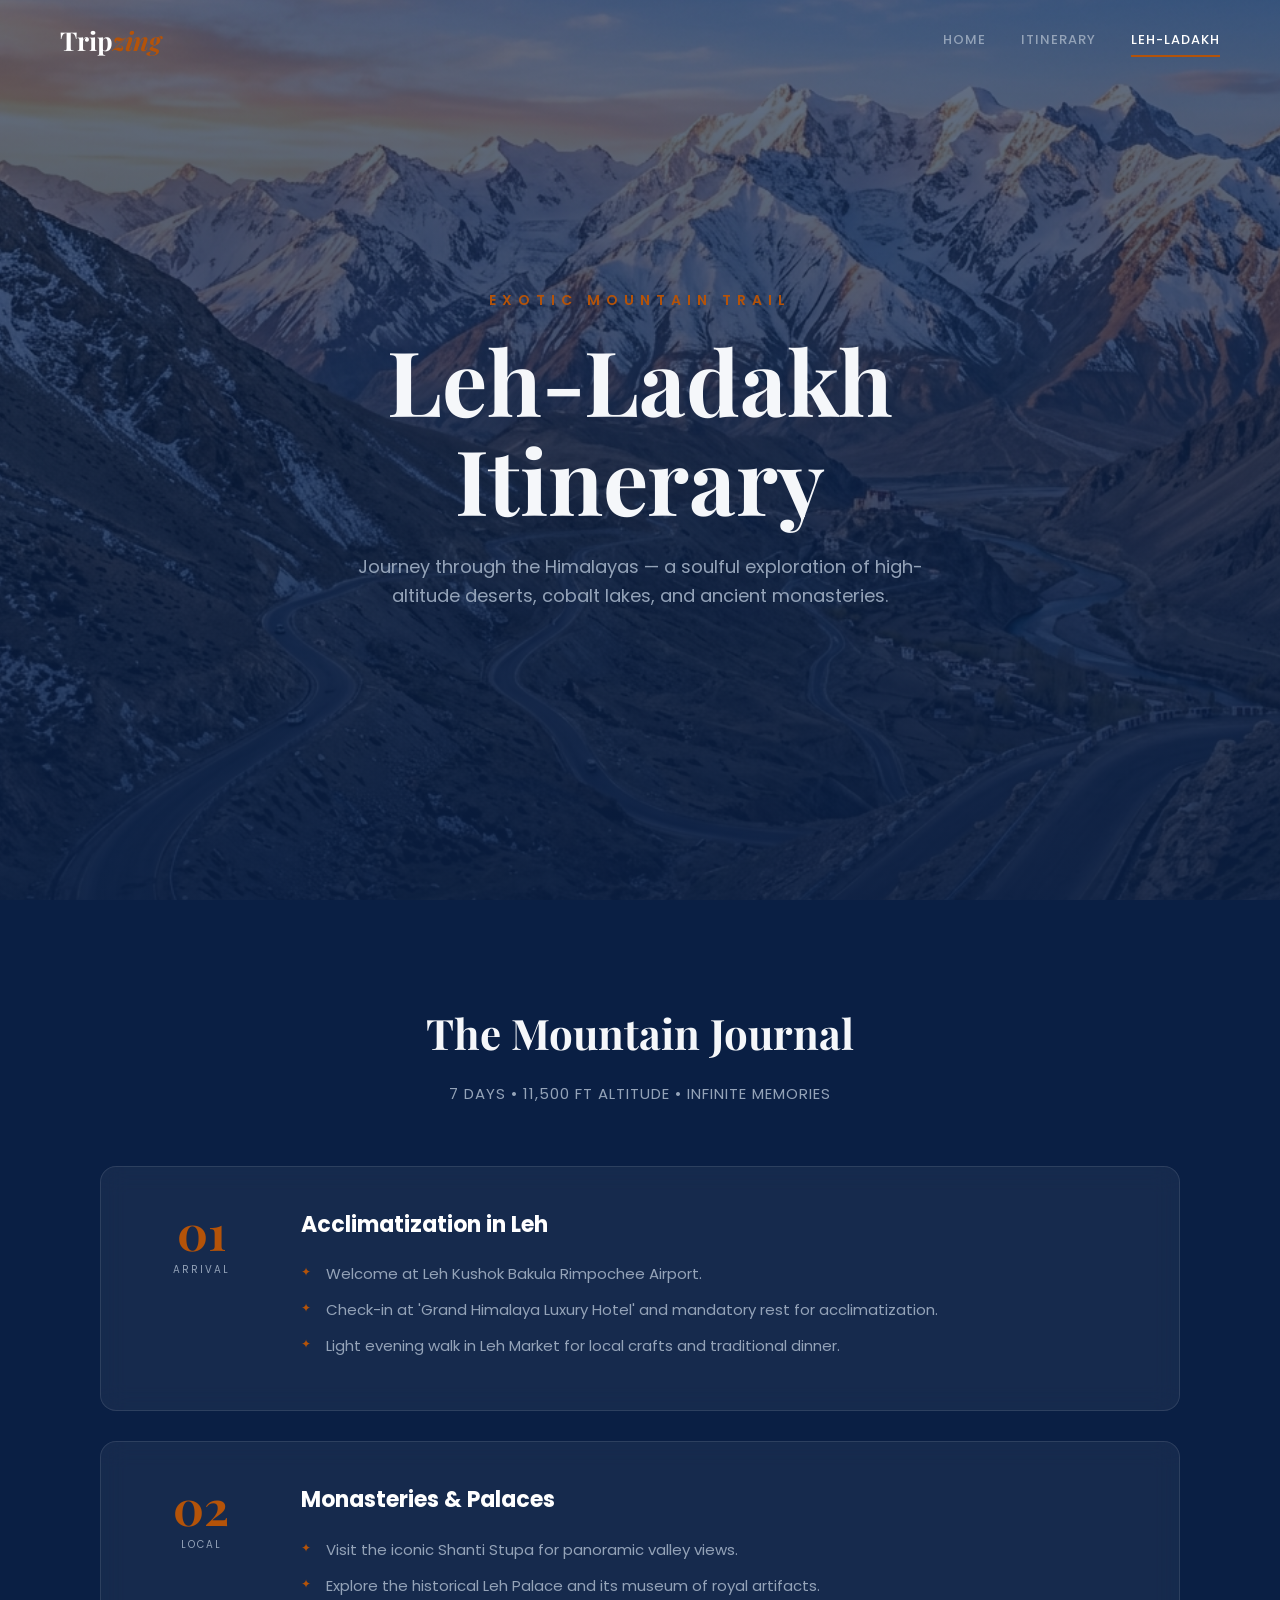
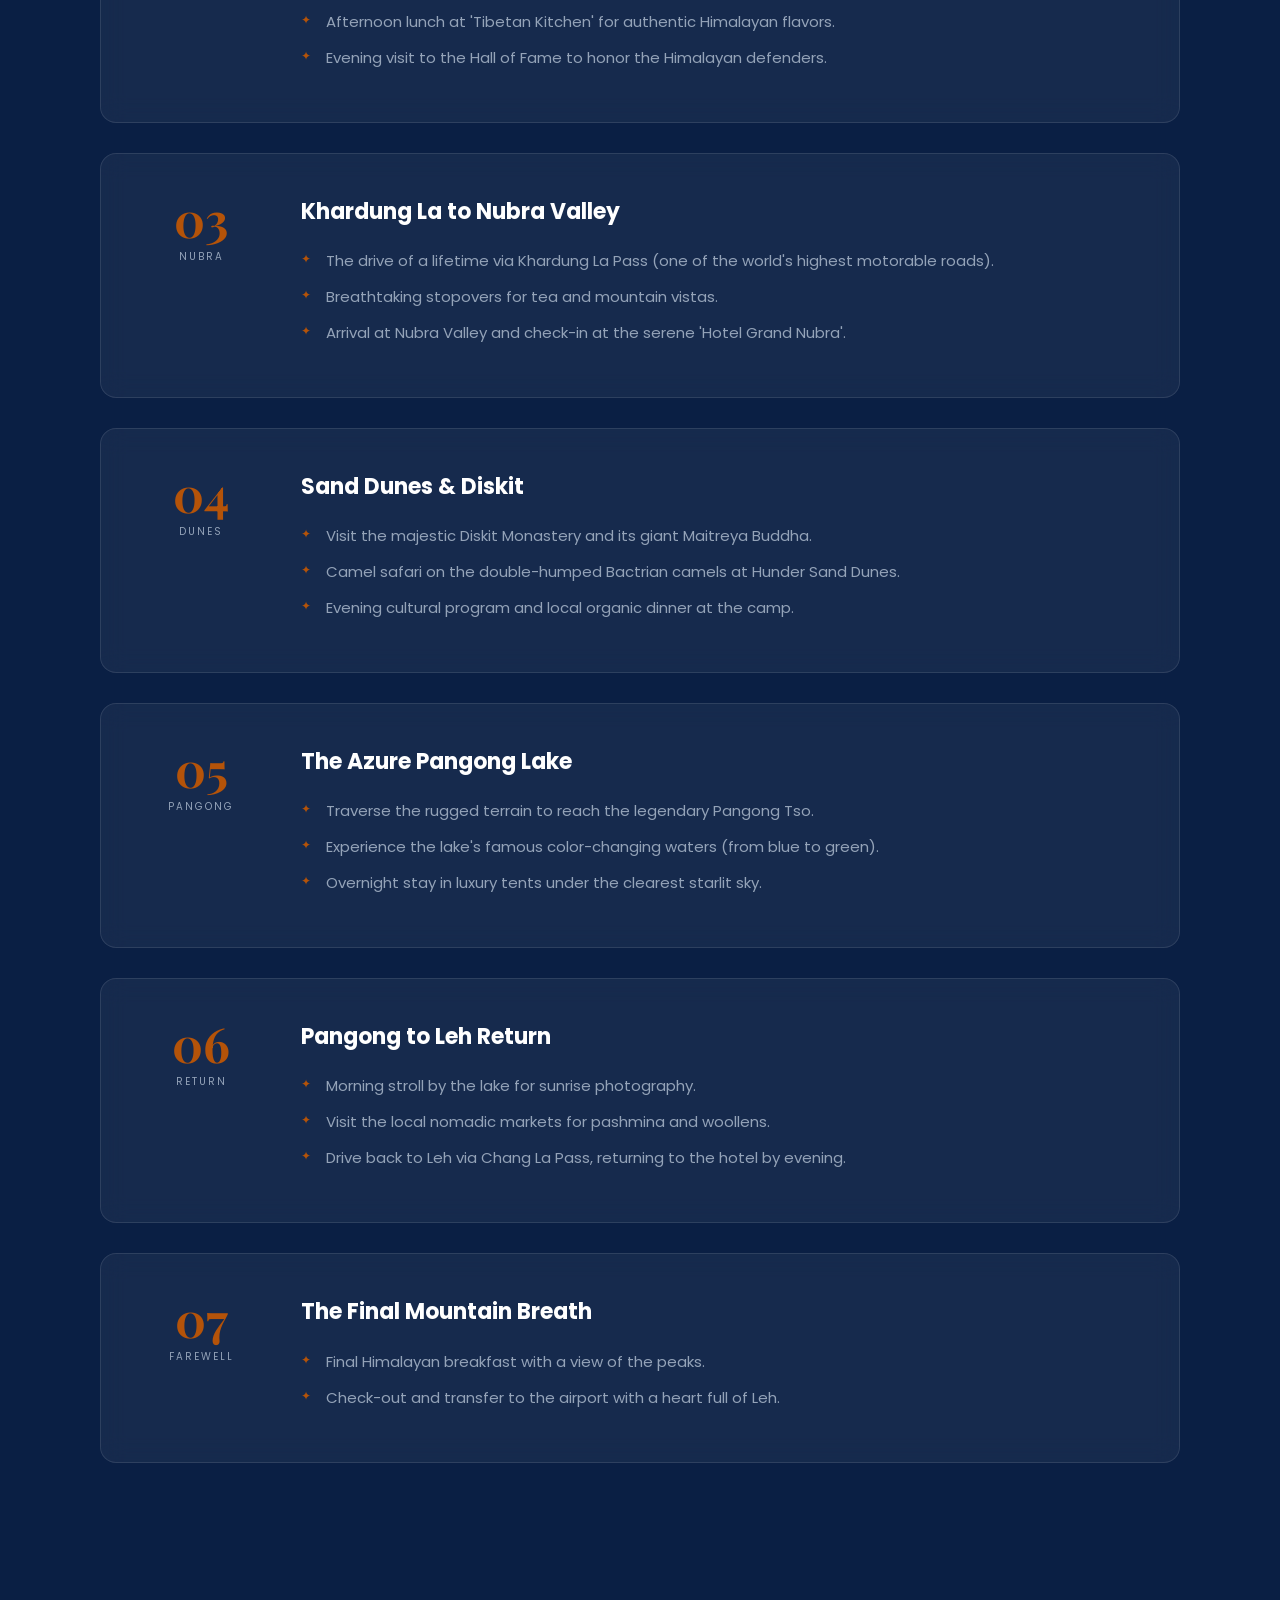
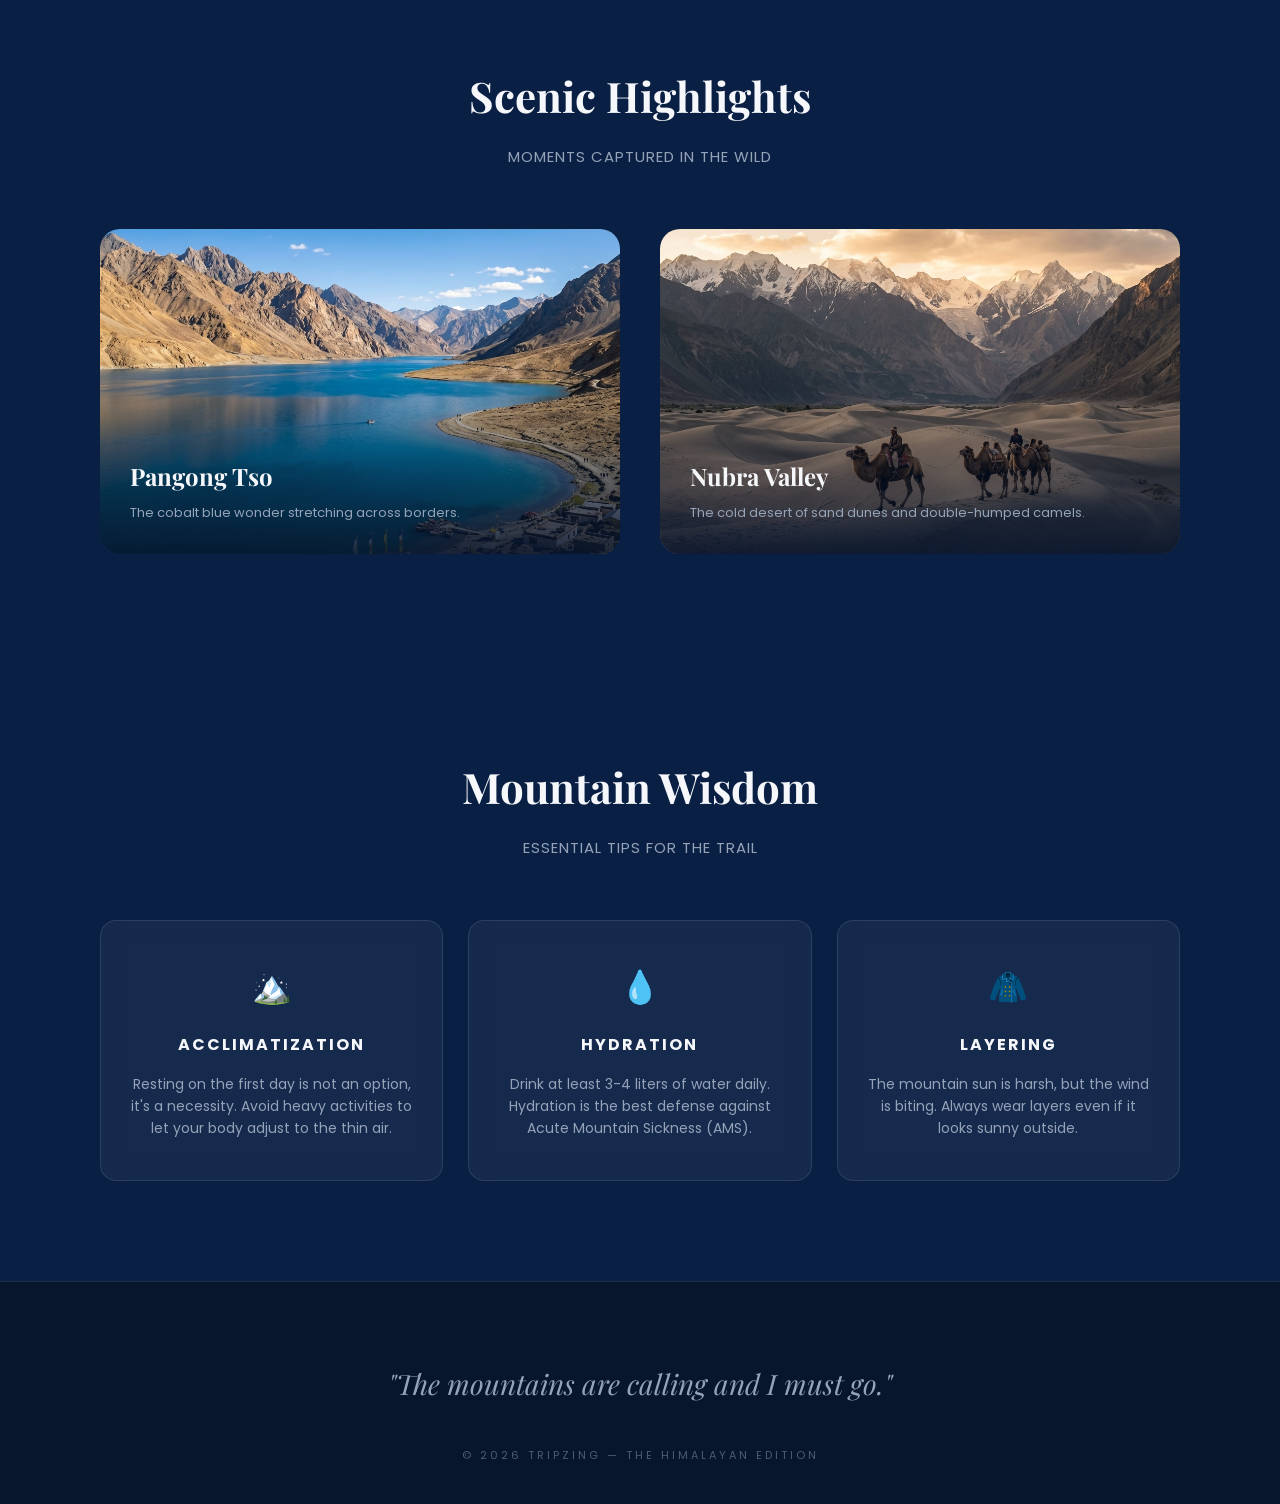
<file: leh.html>
﻿<!DOCTYPE html>
<html lang="en">

<head>
  <meta charset="UTF-8">
  <meta name="viewport" content="width=device-width, initial-scale=1.0">
  <title>Leh-Ladakh — The Himalayan Journal</title>
  <meta name="description" content="A premium 7-day immersive journey through the heart of the Himalayas.">
  <link rel="preconnect" href="https://fonts.googleapis.com">
  <link rel="preconnect" href="https://fonts.gstatic.com" crossorigin>
  <link
    href="https://fonts.googleapis.com/css2?family=Poppins:wght@300;400;500;600;700&family=Playfair+Display:ital,wght@0,400;0,600;0,700;1,400&display=swap"
    rel="stylesheet">

  <style>
    :root {
      --bg-deep: #0a1f44;
      --bg-dark: #07152d;
      --accent-gold: #b45309;
      --accent-blue: #3b82f6;
      --text-main: #f5f7fa;
      --text-muted: #94a3b8;
      --glass: rgba(255, 255, 255, 0.05);
      --glass-border: rgba(255, 255, 255, 0.1);
    }

    * {
      margin: 0;
      padding: 0;
      box-sizing: border-box;
    }

    html {
      scroll-behavior: smooth;
    }

    body {
      font-family: 'Poppins', sans-serif;
      background-color: var(--bg-deep);
      color: var(--text-main);
      -webkit-font-smoothing: antialiased;
      overflow-x: hidden;
      line-height: 1.6;
    }

    ::-webkit-scrollbar {
      width: 6px;
    }

    ::-webkit-scrollbar-track {
      background: var(--bg-dark);
    }

    ::-webkit-scrollbar-thumb {
      background: var(--accent-gold);
      border-radius: 10px;
    }

    .glass {
      background: var(--glass);
      backdrop-filter: blur(12px);
      -webkit-backdrop-filter: blur(12px);
      border: 1px solid var(--glass-border);
      border-radius: 16px;
    }

    nav {
      position: fixed;
      top: 0;
      left: 0;
      width: 100%;
      z-index: 1000;
      display: flex;
      justify-content: space-between;
      align-items: center;
      padding: 20px 60px;
      transition: all 0.4s ease;
    }

    nav.scrolled {
      background: rgba(7, 21, 45, 0.85);
      backdrop-filter: blur(10px);
      padding: 15px 60px;
      border-bottom: 1px solid var(--glass-border);
    }

    .logo {
      font-family: 'Playfair Display', serif;
      font-size: 26px;
      font-weight: 700;
      color: #fff;
      text-decoration: none;
    }

    .logo em {
      color: var(--accent-gold);
      font-style: italic;
    }

    .nav-links {
      display: flex;
      gap: 35px;
    }

    .nav-links a {
      color: var(--text-muted);
      font-size: 13px;
      text-decoration: none;
      letter-spacing: 1px;
      font-weight: 500;
      text-transform: uppercase;
      transition: all 0.3s;
    }

    .nav-links a:hover,
    .nav-links a.on {
      color: #fff;
    }

    .nav-links a.on {
      position: relative;
    }

    .nav-links a.on::after {
      content: '';
      position: absolute;
      bottom: -6px;
      left: 0;
      width: 100%;
      height: 2px;
      background: var(--accent-gold);
    }

    .hero {
      position: relative;
      height: 100vh;
      display: flex;
      align-items: center;
      justify-content: center;
      text-align: center;
      overflow: hidden;
    }

    .hero-bg {
      position: absolute;
      inset: 0;
      background: linear-gradient(rgba(10, 31, 68, 0.6), rgba(10, 31, 68, 0.9)), url('images/lhero.png');
      background-size: cover;
      background-position: center;
      z-index: -1;
      transform: scale(1.1);
      animation: zoomOut 20s infinite alternate;
    }

    @keyframes zoomOut {
      from {
        transform: scale(1.1);
      }

      to {
        transform: scale(1);
      }
    }

    .hero-content {
      max-width: 900px;
      padding: 0 20px;
      z-index: 10;
    }

    .hero-content span {
      display: block;
      font-size: 14px;
      text-transform: uppercase;
      letter-spacing: 6px;
      color: var(--accent-gold);
      margin-bottom: 20px;
      font-weight: 600;
      opacity: 0;
      animation: fadeInDown 1s 0.2s forwards;
    }

    .hero-content h1 {
      font-family: 'Playfair Display', serif;
      font-size: clamp(48px, 8vw, 90px);
      font-weight: 700;
      line-height: 1.1;
      margin-bottom: 24px;
      opacity: 0;
      animation: fadeInUp 1s 0.5s forwards;
    }

    .hero-content p {
      font-size: 18px;
      color: var(--text-muted);
      max-width: 600px;
      margin: 0 auto;
      opacity: 0;
      animation: fadeInUp 1s 0.8s forwards;
    }

    @keyframes fadeInUp {
      from {
        opacity: 0;
        transform: translateY(30px);
      }

      to {
        opacity: 1;
        transform: translateY(0);
      }
    }

    @keyframes fadeInDown {
      from {
        opacity: 0;
        transform: translateY(-30px);
      }

      to {
        opacity: 1;
        transform: translateY(0);
      }
    }

    section {
      padding: 100px 60px;
      max-width: 1200px;
      margin: 0 auto;
    }

    .section-head {
      margin-bottom: 60px;
      text-align: center;
    }

    .section-head h2 {
      font-family: 'Playfair Display', serif;
      font-size: 42px;
      margin-bottom: 15px;
    }

    .section-head p {
      color: var(--text-muted);
      font-size: 15px;
      letter-spacing: 1px;
    }

    .itinerary-grid {
      display: grid;
      gap: 30px;
    }

    .day-card {
      display: grid;
      grid-template-columns: 120px 1fr;
      gap: 40px;
      padding: 40px;
      transition: all 0.4s ease;
    }

    .day-card:hover {
      background: rgba(255, 255, 255, 0.08);
      transform: translateY(-5px);
    }

    .day-num {
      text-align: center;
    }

    .day-num h3 {
      font-family: 'Playfair Display', serif;
      font-size: 48px;
      color: var(--accent-gold);
      line-height: 1;
    }

    .day-num span {
      font-size: 10px;
      text-transform: uppercase;
      letter-spacing: 2px;
      color: var(--text-muted);
    }

    .day-content h4 {
      font-size: 22px;
      margin-bottom: 20px;
      color: #fff;
    }

    .activity-list {
      list-style: none;
    }

    .activity-list li {
      margin-bottom: 12px;
      padding-left: 25px;
      position: relative;
      color: var(--text-muted);
      font-size: 15px;
    }

    .activity-list li::before {
      content: '✦';
      position: absolute;
      left: 0;
      color: var(--accent-gold);
      font-size: 12px;
    }

    .scenic-grid {
      display: grid;
      grid-template-columns: repeat(2, 1fr);
      gap: 40px;
    }

    .scenic-item {
      position: relative;
      border-radius: 20px;
      overflow: hidden;
      aspect-ratio: 16/10;
    }

    .scenic-item img {
      width: 100%;
      height: 100%;
      object-fit: cover;
      transition: transform 1s ease;
    }

    .scenic-item:hover img {
      transform: scale(1.1);
    }

    .scenic-overlay {
      position: absolute;
      inset: 0;
      background: linear-gradient(to top, rgba(7, 21, 45, 0.9), transparent 60%);
      display: flex;
      flex-direction: column;
      justify-content: flex-end;
      padding: 30px;
    }

    .scenic-overlay h4 {
      font-family: 'Playfair Display', serif;
      font-size: 24px;
      margin-bottom: 8px;
    }

    .scenic-overlay p {
      font-size: 13px;
      color: var(--text-muted);
    }

    .tips-grid {
      display: grid;
      grid-template-columns: repeat(3, 1fr);
      gap: 25px;
    }

    .tip-card {
      padding: 40px 30px;
      text-align: center;
    }

    .tip-icon {
      font-size: 32px;
      margin-bottom: 20px;
      display: inline-block;
      color: var(--accent-gold);
    }

    .tip-card h4 {
      font-size: 16px;
      text-transform: uppercase;
      letter-spacing: 2px;
      margin-bottom: 15px;
    }

    .tip-card p {
      font-size: 14px;
      color: var(--text-muted);
    }

    footer {
      background: var(--bg-dark);
      padding: 80px 60px 40px;
      text-align: center;
      border-top: 1px solid var(--glass-border);
    }

    .footer-quote {
      font-family: 'Playfair Display', serif;
      font-size: 28px;
      font-style: italic;
      max-width: 700px;
      margin: 0 auto 40px;
      color: var(--text-muted);
    }

    .footer-copy {
      font-size: 11px;
      text-transform: uppercase;
      letter-spacing: 3px;
      color: rgba(255, 255, 255, 0.3);
    }

    .reveal {
      opacity: 0;
      transform: translateY(30px);
      transition: all 0.8s cubic-bezier(0.4, 0, 0.2, 1);
    }

    .reveal.active {
      opacity: 1;
      transform: translateY(0);
    }

    @media (max-width: 1024px) {

      .scenic-grid,
      .tips-grid {
        grid-template-columns: 1fr;
      }

      nav {
        padding: 20px 30px;
      }
    }

    @media (max-width: 768px) {
      .day-card {
        grid-template-columns: 1fr;
        text-align: center;
      }

      .day-num {
        margin-bottom: 20px;
      }

      .activity-list li {
        text-align: left;
      }

      .hero-content h1 {
        font-size: 48px;
      }

      section {
        padding: 60px 20px;
      }
    }
  </style>
</head>

<body>

  <nav id="navbar">
    <a href="index.html" class="logo">Trip<em>zing</em></a>
    <div class="nav-links">
      <a href="index.html">Home</a>
      <a href="itinerary.html">Itinerary</a>
      <a href="leh.html" class="on">Leh-Ladakh</a>
    </div>
  </nav>

  <header class="hero">
    <div class="hero-bg"></div>
    <div class="hero-content">
      <span>Exotic Mountain Trail</span>
      <h1>Leh-Ladakh Itinerary</h1>
      <p>Journey through the Himalayas — a soulful exploration of high-altitude deserts, cobalt lakes, and ancient
        monasteries.</p>
    </div>
  </header>

  <section id="itinerary">
    <div class="section-head reveal">
      <h2>The Mountain Journal</h2>
      <p>7 DAYS • 11,500 FT ALTITUDE • INFINITE MEMORIES</p>
    </div>

    <div class="itinerary-grid">
      <div class="day-card glass reveal">
        <div class="day-num">
          <h3>01</h3>
          <span>Arrival</span>
        </div>
        <div class="day-content">
          <h4>Acclimatization in Leh</h4>
          <ul class="activity-list">
            <li>Welcome at Leh Kushok Bakula Rimpochee Airport.</li>
            <li>Check-in at 'Grand Himalaya Luxury Hotel' and mandatory rest for acclimatization.</li>
            <li>Light evening walk in Leh Market for local crafts and traditional dinner.</li>
          </ul>
        </div>
      </div>

      <div class="day-card glass reveal">
        <div class="day-num">
          <h3>02</h3>
          <span>Local</span>
        </div>
        <div class="day-content">
          <h4>Monasteries & Palaces</h4>
          <ul class="activity-list">
            <li>Visit the iconic Shanti Stupa for panoramic valley views.</li>
            <li>Explore the historical Leh Palace and its museum of royal artifacts.</li>
            <li>Afternoon lunch at 'Tibetan Kitchen' for authentic Himalayan flavors.</li>
            <li>Evening visit to the Hall of Fame to honor the Himalayan defenders.</li>
          </ul>
        </div>
      </div>

      <div class="day-card glass reveal">
        <div class="day-num">
          <h3>03</h3>
          <span>Nubra</span>
        </div>
        <div class="day-content">
          <h4>Khardung La to Nubra Valley</h4>
          <ul class="activity-list">
            <li>The drive of a lifetime via Khardung La Pass (one of the world's highest motorable roads).</li>
            <li>Breathtaking stopovers for tea and mountain vistas.</li>
            <li>Arrival at Nubra Valley and check-in at the serene 'Hotel Grand Nubra'.</li>
          </ul>
        </div>
      </div>

      <div class="day-card glass reveal">
        <div class="day-num">
          <h3>04</h3>
          <span>Dunes</span>
        </div>
        <div class="day-content">
          <h4>Sand Dunes & Diskit</h4>
          <ul class="activity-list">
            <li>Visit the majestic Diskit Monastery and its giant Maitreya Buddha.</li>
            <li>Camel safari on the double-humped Bactrian camels at Hunder Sand Dunes.</li>
            <li>Evening cultural program and local organic dinner at the camp.</li>
          </ul>
        </div>
      </div>

      <div class="day-card glass reveal">
        <div class="day-num">
          <h3>05</h3>
          <span>Pangong</span>
        </div>
        <div class="day-content">
          <h4>The Azure Pangong Lake</h4>
          <ul class="activity-list">
            <li>Traverse the rugged terrain to reach the legendary Pangong Tso.</li>
            <li>Experience the lake's famous color-changing waters (from blue to green).</li>
            <li>Overnight stay in luxury tents under the clearest starlit sky.</li>
          </ul>
        </div>
      </div>

      <div class="day-card glass reveal">
        <div class="day-num">
          <h3>06</h3>
          <span>Return</span>
        </div>
        <div class="day-content">
          <h4>Pangong to Leh Return</h4>
          <ul class="activity-list">
            <li>Morning stroll by the lake for sunrise photography.</li>
            <li>Visit the local nomadic markets for pashmina and woollens.</li>
            <li>Drive back to Leh via Chang La Pass, returning to the hotel by evening.</li>
          </ul>
        </div>
      </div>

      <div class="day-card glass reveal">
        <div class="day-num">
          <h3>07</h3>
          <span>Farewell</span>
        </div>
        <div class="day-content">
          <h4>The Final Mountain Breath</h4>
          <ul class="activity-list">
            <li>Final Himalayan breakfast with a view of the peaks.</li>
            <li>Check-out and transfer to the airport with a heart full of Leh.</li>
          </ul>
        </div>
      </div>
    </div>
  </section>

  <section id="highlights">
    <div class="section-head reveal">
      <h2>Scenic Highlights</h2>
      <p>MOMENTS CAPTURED IN THE WILD</p>
    </div>
    <div class="scenic-grid">
      <div class="scenic-item reveal">
        <img src="images/pangng.png" alt="Pangong Lake">
        <div class="scenic-overlay">
          <h4>Pangong Tso</h4>
          <p>The cobalt blue wonder stretching across borders.</p>
        </div>
      </div>
      <div class="scenic-item reveal">
        <img src="images/nubra.png" alt="Nubra Valley">
        <div class="scenic-overlay">
          <h4>Nubra Valley</h4>
          <p>The cold desert of sand dunes and double-humped camels.</p>
        </div>
      </div>
    </div>
  </section>

  <section id="wisdom">
    <div class="section-head reveal">
      <h2>Mountain Wisdom</h2>
      <p>ESSENTIAL TIPS FOR THE TRAIL</p>
    </div>
    <div class="tips-grid">
      <div class="tip-card glass reveal">
        <div class="tip-icon">🏔️</div>
        <h4>Acclimatization</h4>
        <p>Resting on the first day is not an option, it's a necessity. Avoid heavy activities to let your body adjust
          to the thin air.</p>
      </div>
      <div class="tip-card glass reveal">
        <div class="tip-icon">💧</div>
        <h4>Hydration</h4>
        <p>Drink at least 3-4 liters of water daily. Hydration is the best defense against Acute Mountain Sickness
          (AMS).</p>
      </div>
      <div class="tip-card glass reveal">
        <div class="tip-icon">🧥</div>
        <h4>Layering</h4>
        <p>The mountain sun is harsh, but the wind is biting. Always wear layers even if it looks sunny outside.</p>
      </div>
    </div>
  </section>

  <footer>
    <div class="footer-quote">
      "The mountains are calling and I must go."
    </div>
    <div class="footer-copy">
      © 2026 TRIPZING — THE HIMALAYAN EDITION
    </div>
  </footer>

  <script>
    window.addEventListener('scroll', () => {
      const nav = document.getElementById('navbar');
      if (window.scrollY > 50) {
        nav.classList.add('scrolled');
      } else {
        nav.classList.remove('scrolled');
      }
    });

    const observer = new IntersectionObserver((entries) => {
      entries.forEach(entry => {
        if (entry.isIntersecting) {
          entry.target.classList.add('active');
        }
      });
    }, { threshold: 0.1 });

    document.querySelectorAll('.reveal').forEach(el => observer.observe(el));
  </script>
</body>

</html>
</file>
